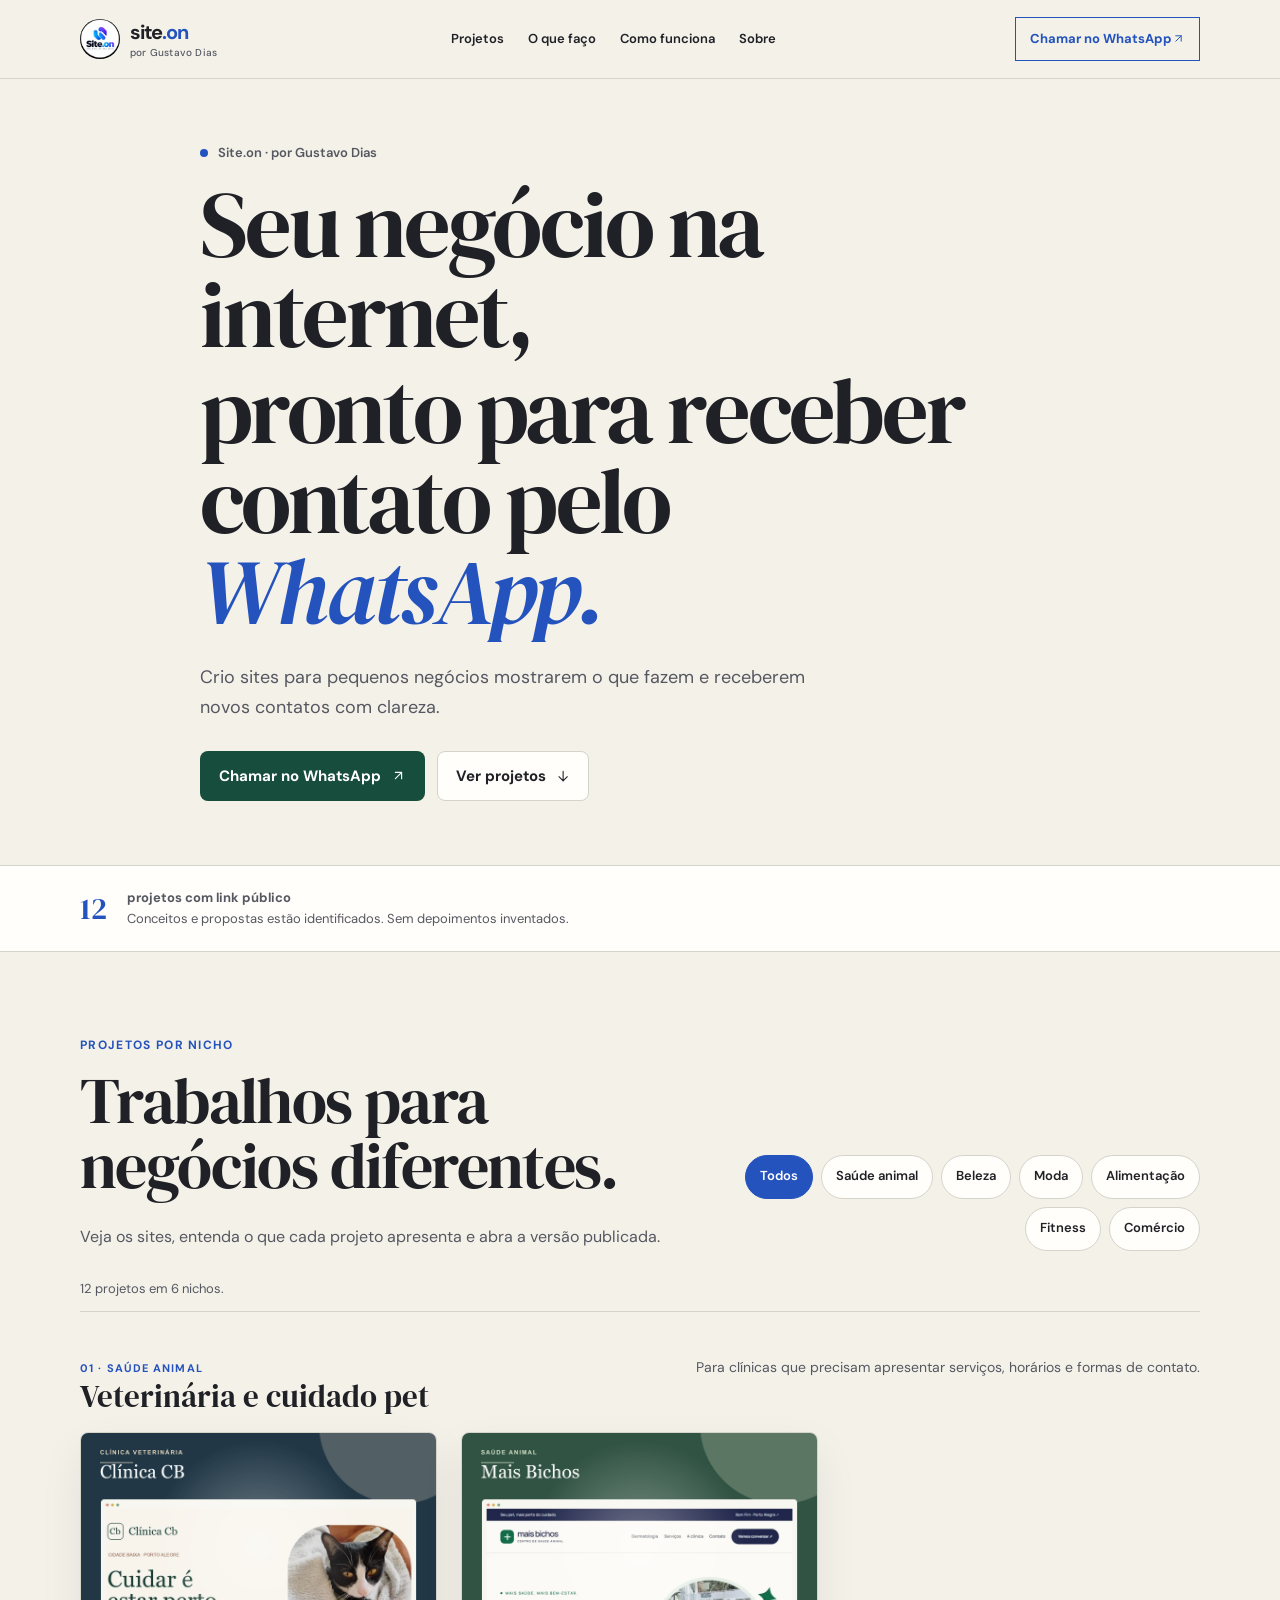
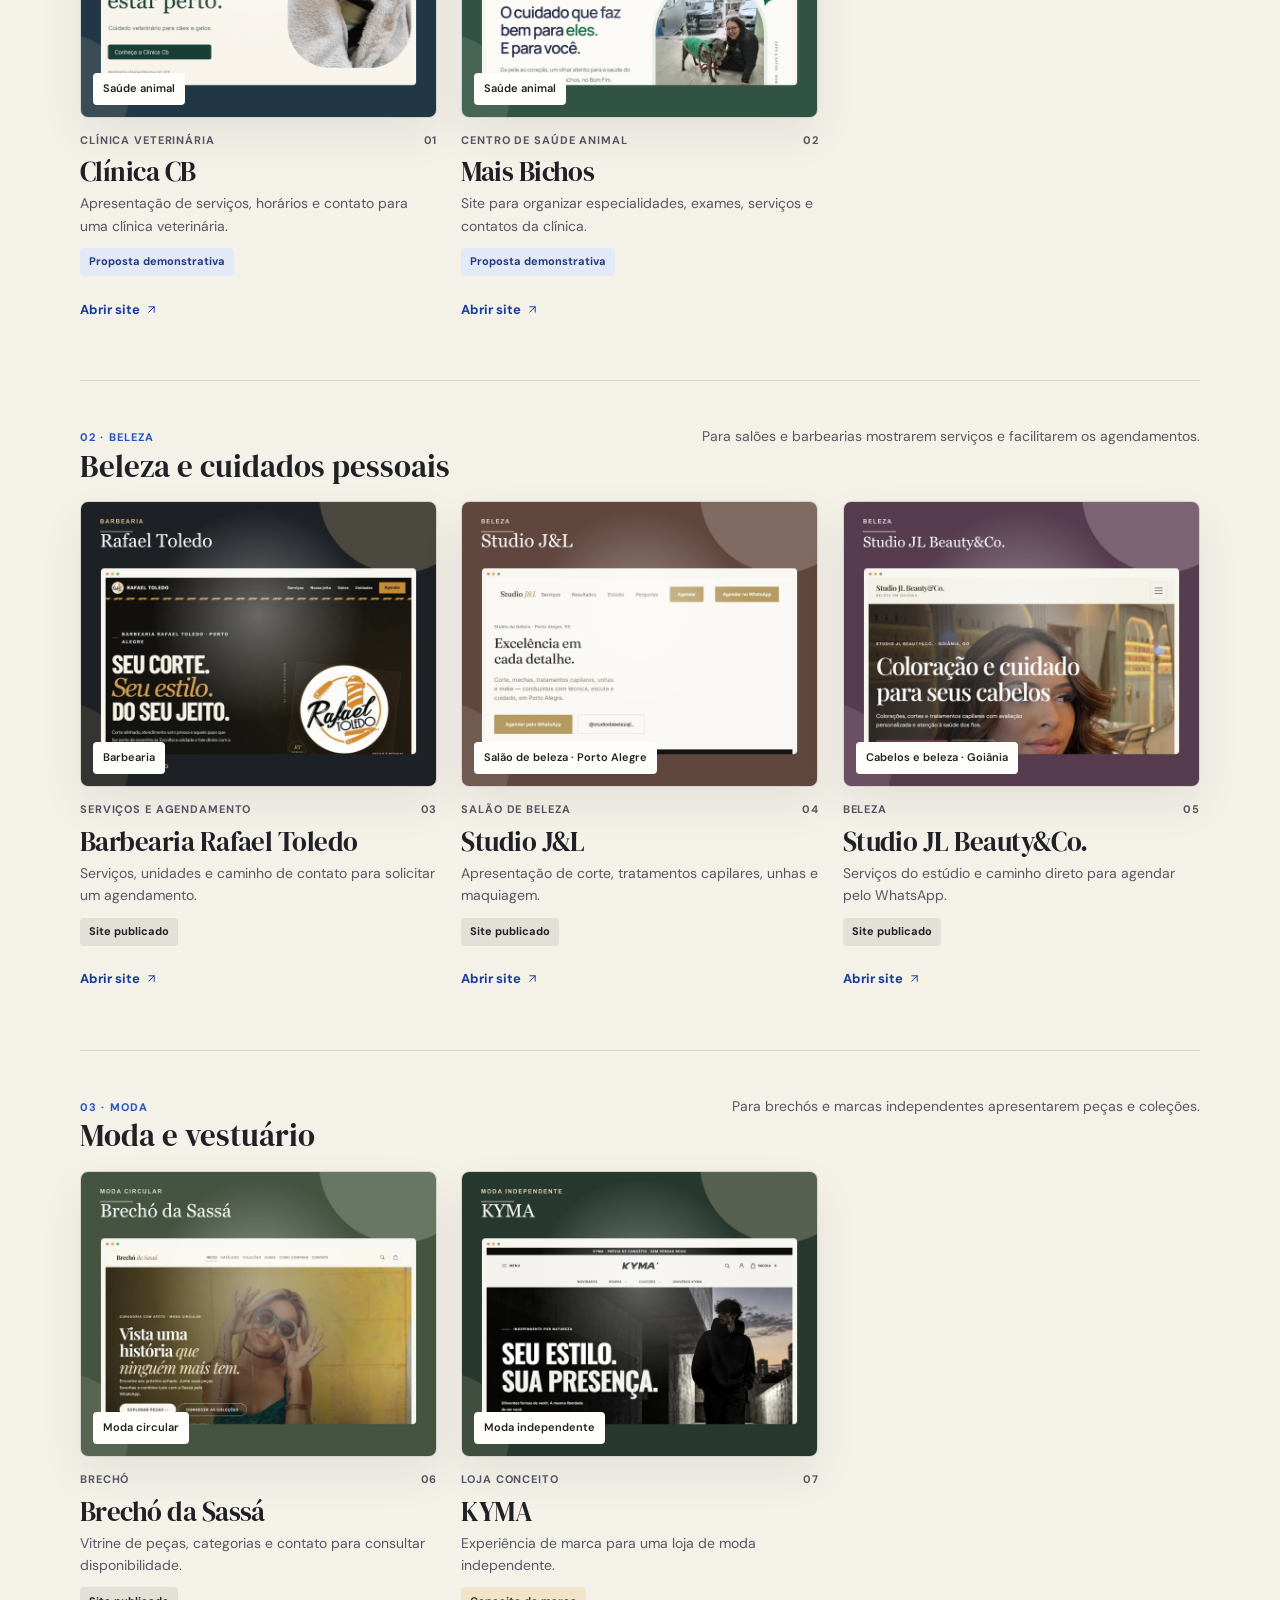
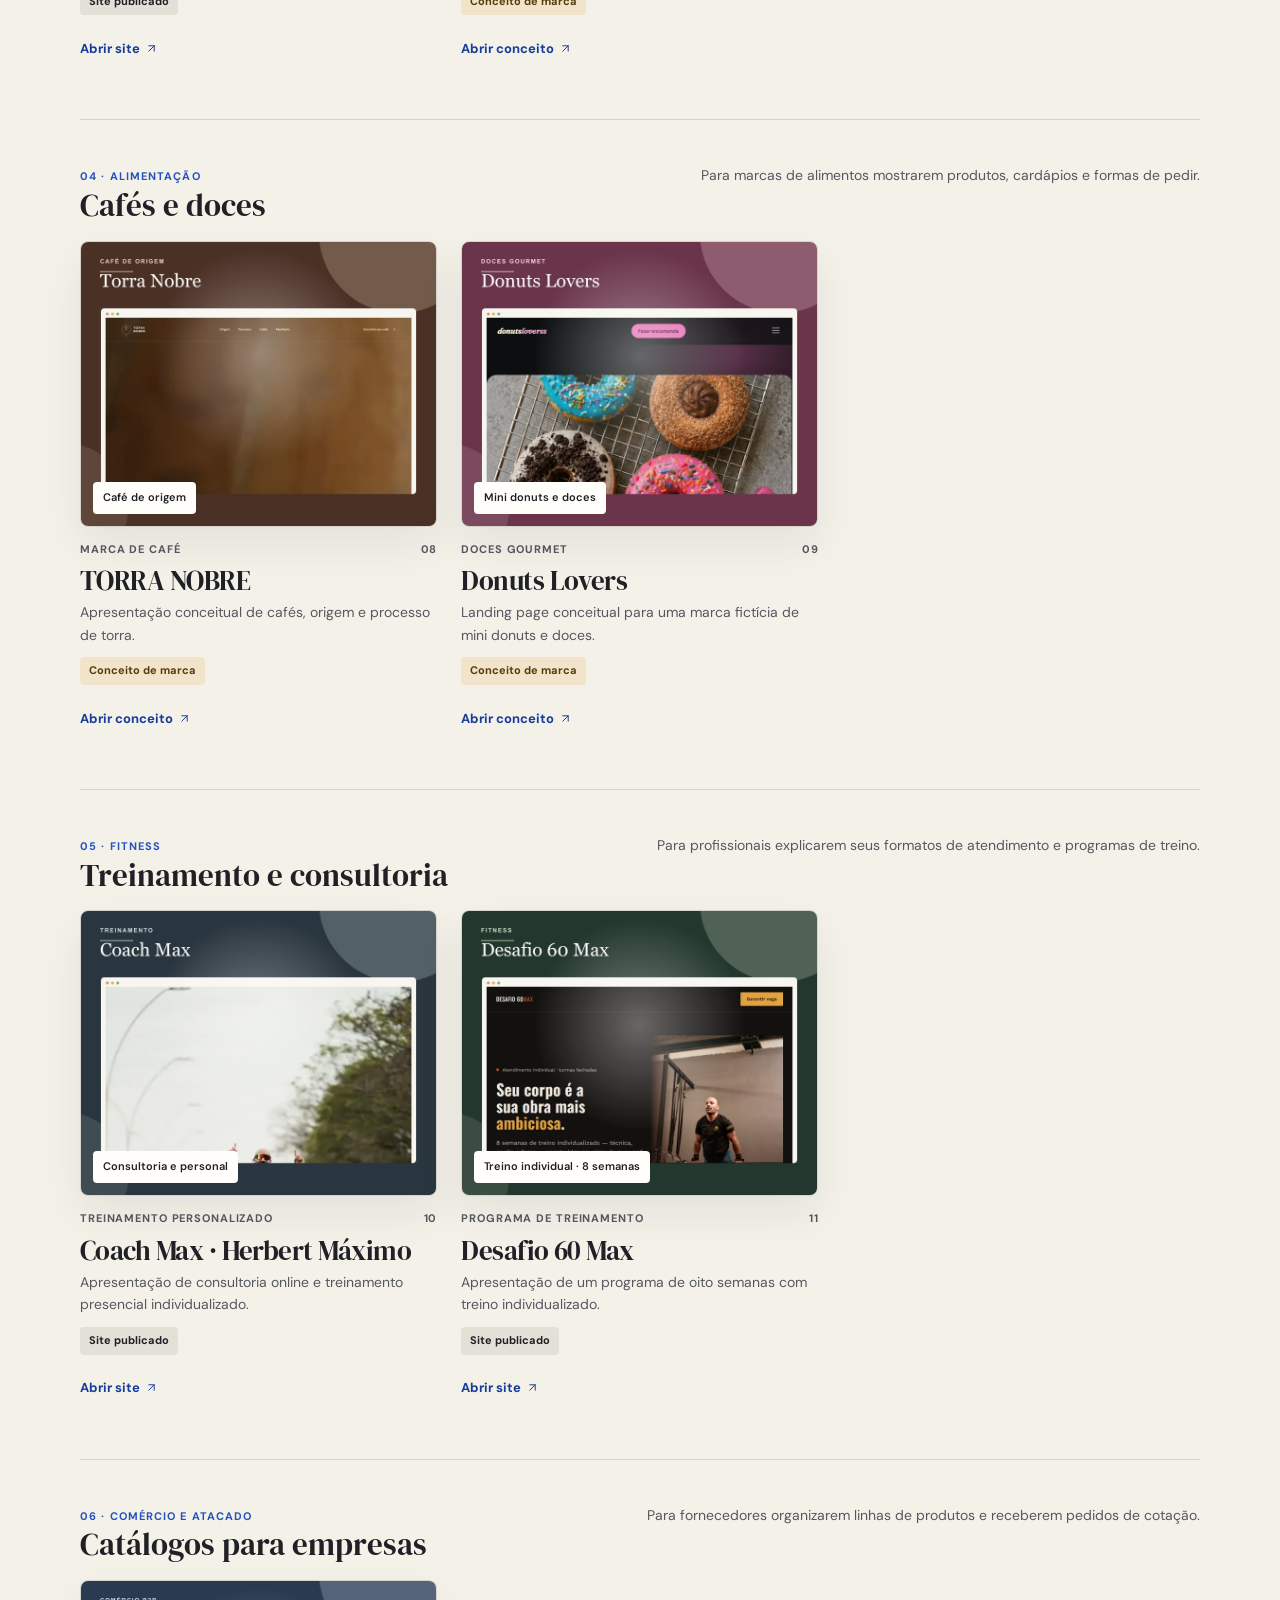
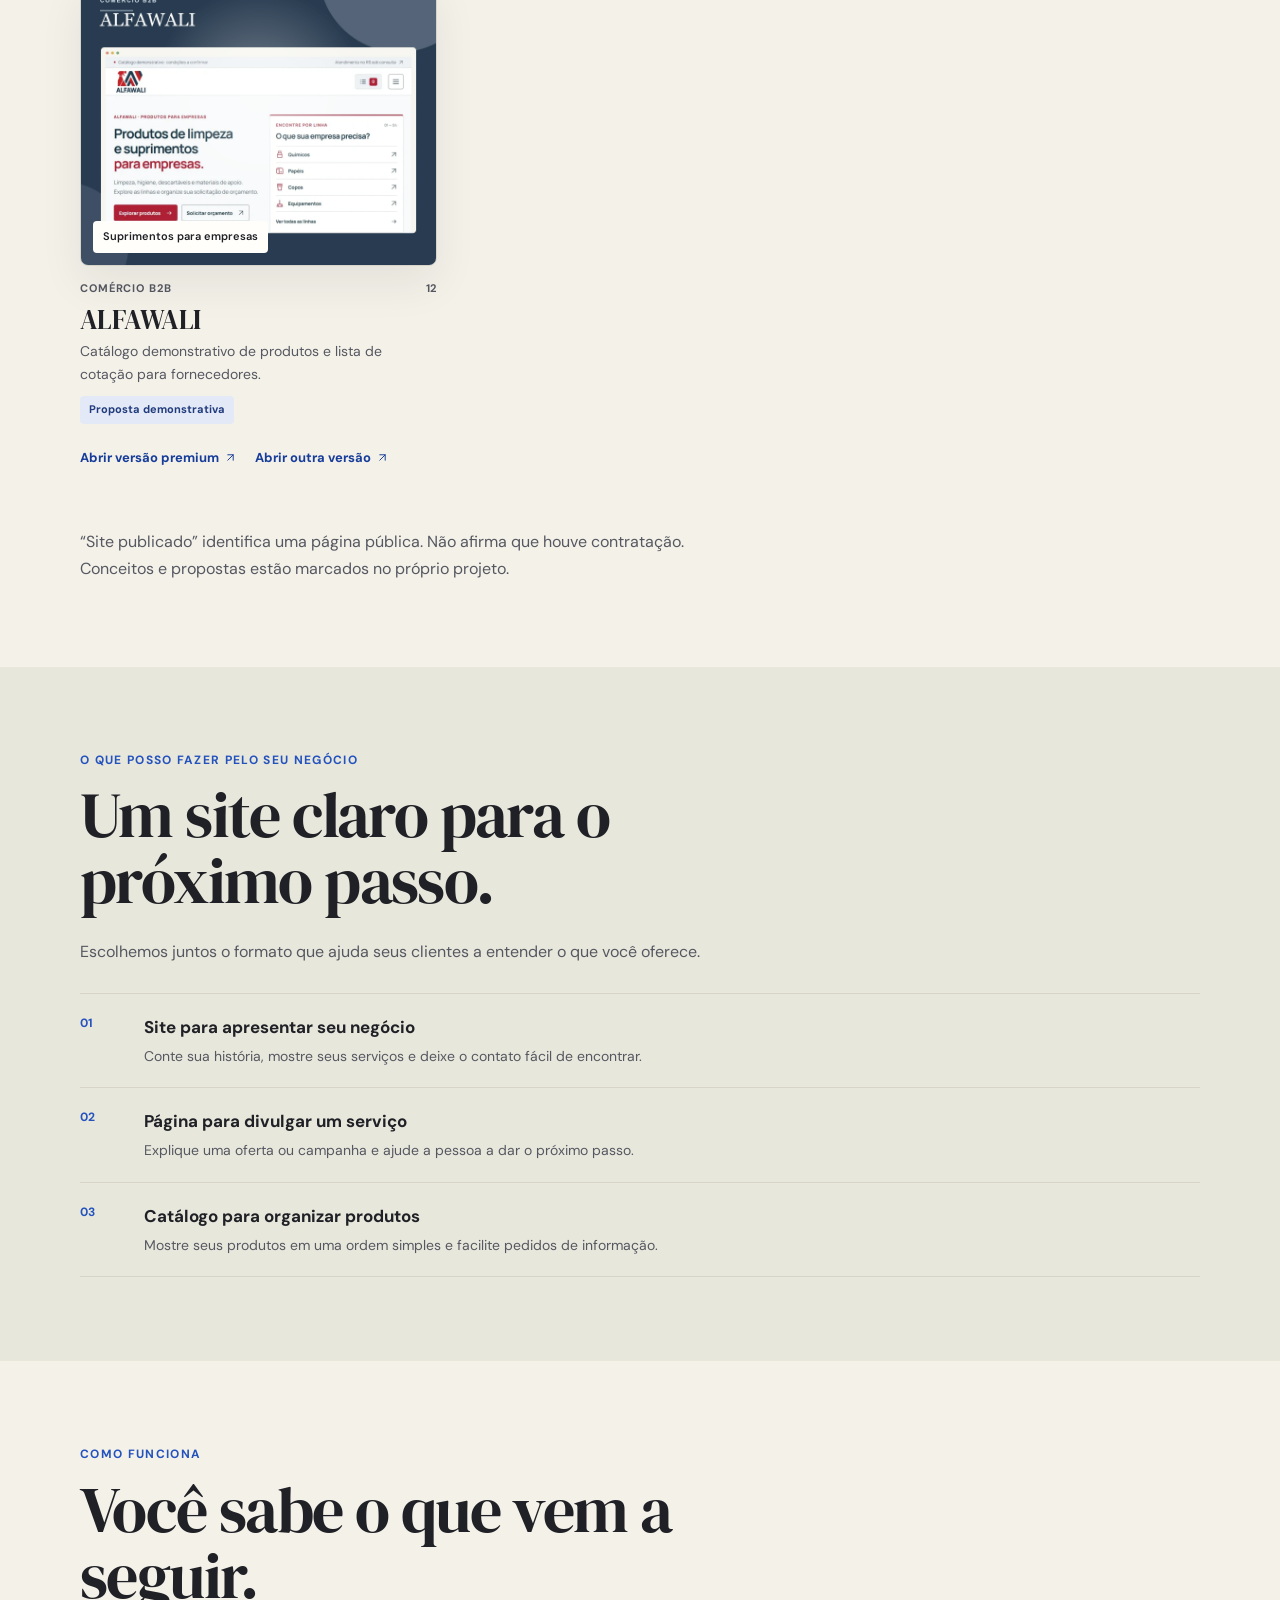
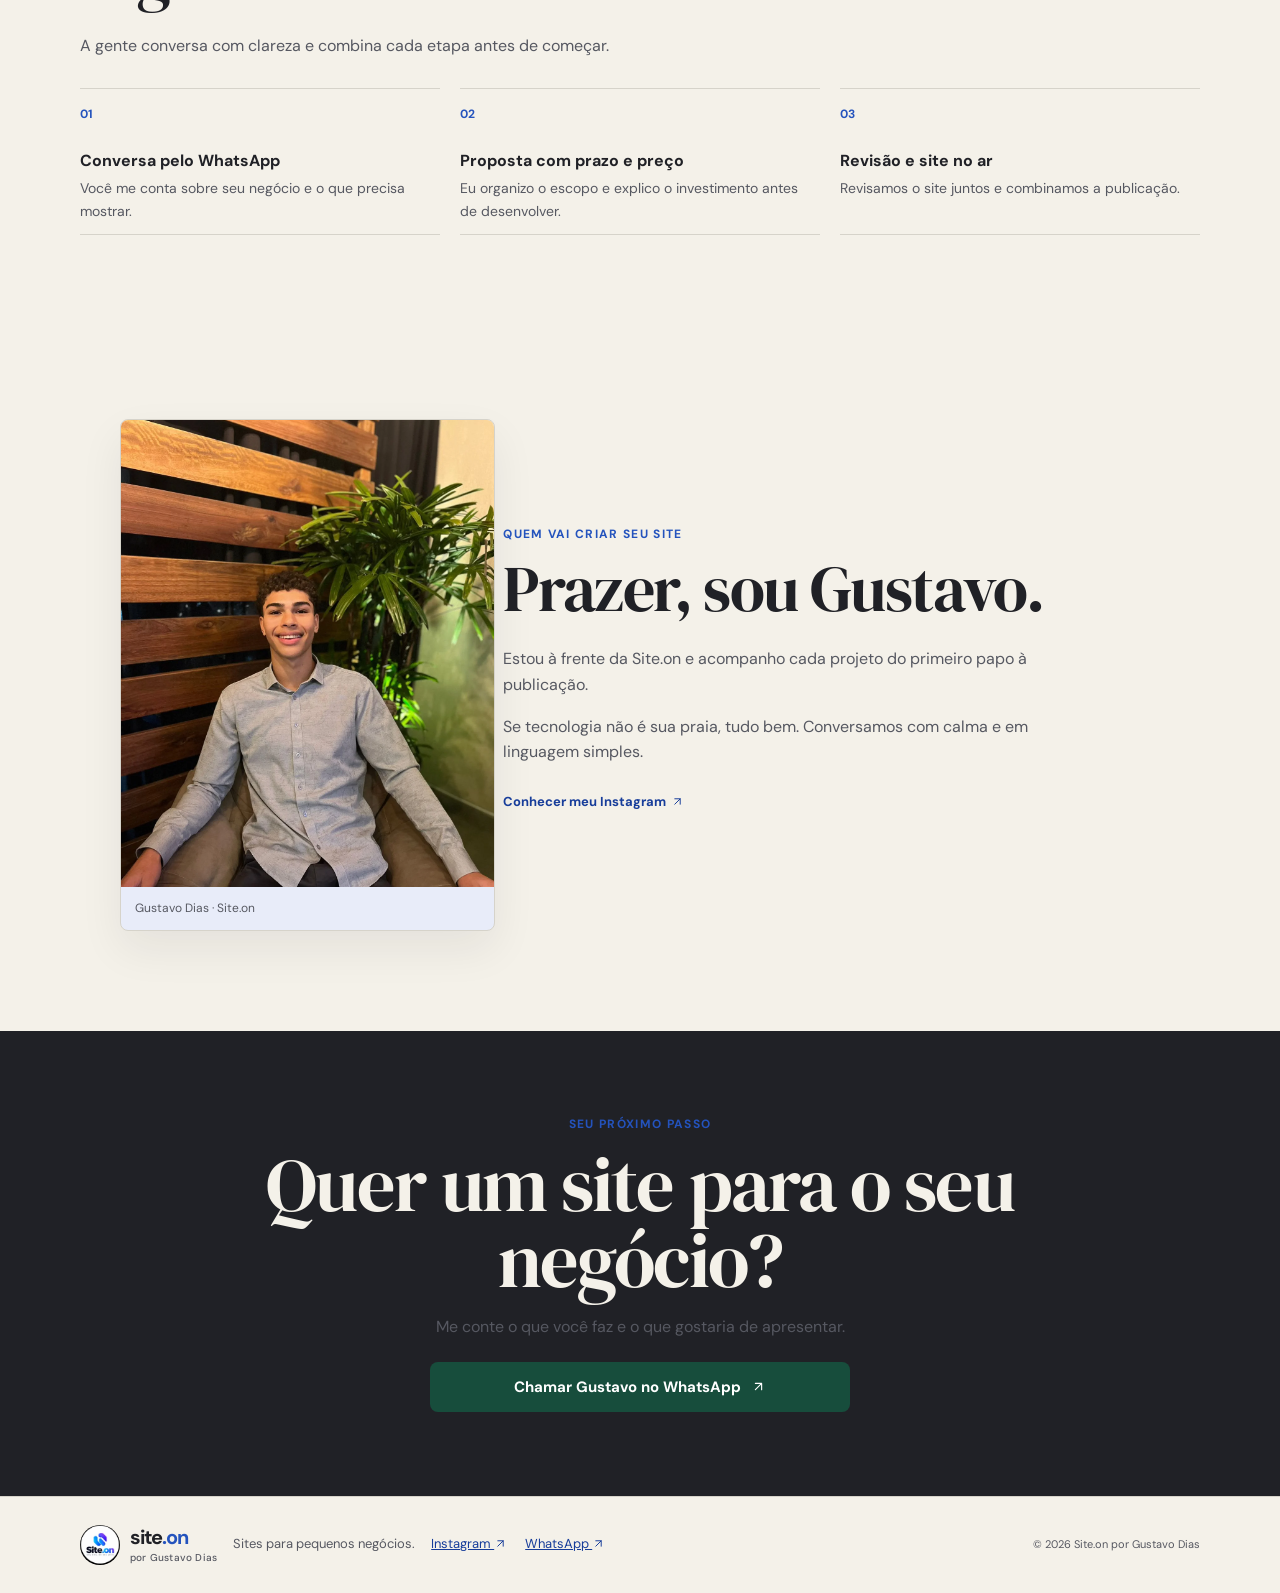
<file: index.html>
<!doctype html>
<html lang="pt-BR">
<head>
  <meta charset="utf-8">
  <meta name="viewport" content="width=device-width, initial-scale=1, viewport-fit=cover">
  <meta name="theme-color" content="#f4f1e9">
  <meta name="description" content="Sites claros para pequenos negócios apresentarem serviços e produtos e receberem contatos pelo WhatsApp. Portfólio Site.on por Gustavo Dias.">
  <meta property="og:title" content="Site.on por Gustavo Dias — sites para pequenos negócios">
  <meta property="og:description" content="Veja projetos com links públicos, conheça os nichos e converse com Gustavo sobre seu site.">
  <meta property="og:type" content="website">
  <meta property="og:image" content="https://gusdias-coder.github.io/site-on-portfolio/img/cover-barbearia.webp">
  <title>Site.on por Gustavo Dias — sites para pequenos negócios</title>
  <link rel="icon" href="img/logo.webp" type="image/webp">
  <link rel="preconnect" href="https://fonts.googleapis.com">
  <link rel="preconnect" href="https://fonts.gstatic.com" crossorigin>
  <link href="https://fonts.googleapis.com/css2?family=DM+Sans:wght@400;500;600;700&family=DM+Serif+Display:ital@0;1&display=swap" rel="stylesheet">
  <style>
    :root{color-scheme:light dark;--paper:#f4f1e9;--surface:#fffefa;--ink:#202126;--muted:#565861;--line:#d6d3ca;--accent:#2453bd;--accent-strong:#173d9a;--accent-button:#2453bd;--soft:#e8ecf9;--olive:#e8e7dc;--green:#174d3c;--green-ink:#fff;--status:#e2e0d7;--serif:"DM Serif Display",Georgia,serif;--sans:"DM Sans",Arial,sans-serif;--s1:8px;--s2:16px;--s3:24px;--s4:32px;--s5:40px;--s6:48px;--s8:64px;--radius:8px;--shadow:0 18px 44px #20212612;--content:1120px}
    @media(prefers-color-scheme:dark){:root{--paper:#17191c;--surface:#222529;--ink:#f2f0eb;--muted:#c2c4ca;--line:#42454b;--accent:#a8bafa;--accent-strong:#c2ceff;--accent-button:#284da8;--soft:#252b3b;--olive:#292b29;--green:#bce7d6;--green-ink:#10281f;--status:#34363b;--shadow:0 18px 44px #0005}}
    *{box-sizing:border-box}html{scroll-behavior:smooth;scroll-padding-top:92px}body{margin:0;background:var(--paper);color:var(--ink);font-family:var(--sans);font-size:16px;line-height:1.6;-webkit-font-smoothing:antialiased}img{display:block;max-width:100%;height:auto}a{color:inherit}button,a{-webkit-tap-highlight-color:transparent}.arrow-icon{display:inline-block;width:1em;height:1em;flex:0 0 auto;vertical-align:-.16em}.arrow-down{width:.95em;height:.95em}button{font:inherit}.skip{position:absolute;z-index:100;top:8px;left:8px;padding:12px 16px;background:var(--surface);transform:translateY(-150%)}.skip:focus{transform:translateY(0)}:focus-visible{outline:3px solid var(--accent);outline-offset:4px}.container{width:min(var(--content),calc(100% - 32px));margin-inline:auto}.eyebrow{margin:0 0 12px;color:var(--accent);font-size:12px;font-weight:700;letter-spacing:.11em;text-transform:uppercase}.section{padding:64px 0}.section-heading{max-width:720px;margin:0 0 24px;font:400 clamp(38px,10vw,64px)/1.03 var(--serif);letter-spacing:-.025em}.section-copy{max-width:620px;margin:0;color:var(--muted);font-size:16px;line-height:1.7}
    .site-header{position:sticky;z-index:30;top:0;border-bottom:1px solid var(--line);background:color-mix(in srgb,var(--paper) 94%,transparent);backdrop-filter:blur(12px)}.nav{min-height:68px;display:flex;align-items:center;justify-content:space-between;gap:16px}.brand{display:inline-flex;align-items:center;gap:10px;text-decoration:none;font-weight:700;line-height:1.1}.brand img{width:40px;height:40px;border-radius:50%;object-fit:cover}.brand-name{font-size:20px;letter-spacing:-.06em}.brand-name b{color:var(--accent)}.brand small{display:block;margin-top:4px;color:var(--muted);font-size:10px;font-weight:500;letter-spacing:.02em}.nav-links{display:none;align-items:center;gap:24px}.nav-links a{font-size:13px;font-weight:600;text-decoration:none}.nav-links a:hover{color:var(--accent)}.nav-cta{min-height:44px;display:inline-flex;align-items:center;justify-content:center;padding:0 14px;border:1px solid var(--accent);color:var(--accent);font-size:13px;font-weight:700;text-decoration:none;white-space:nowrap}
    .hero{min-height:78svh;display:flex;align-items:center;padding:48px 0 36px;border-bottom:1px solid var(--line)}.hero-content{max-width:880px}.hero-kicker{display:flex;align-items:center;gap:10px;margin:0 0 16px;color:var(--muted);font-size:13px;font-weight:600}.hero-kicker:before{content:"";width:8px;height:8px;border-radius:50%;background:var(--accent)}.hero-title{max-width:900px;margin:0;font:400 clamp(46px,11vw,92px)/.98 var(--serif);letter-spacing:-.035em}.title-line{display:block;overflow:hidden;padding:0 0 .06em}.title-line span{display:block;animation:title-rise .75s cubic-bezier(.2,.7,.2,1) both}.title-line:nth-child(2) span{animation-delay:.12s}.hero-title em{color:var(--accent);font-weight:400}.hero-copy{max-width:610px;margin:20px 0 0;color:var(--muted);font-size:16px;line-height:1.7}.hero-actions{display:flex;flex-direction:column;gap:12px;margin-top:24px}.button{min-height:48px;display:inline-flex;align-items:center;justify-content:center;gap:10px;padding:12px 18px;border:1px solid transparent;border-radius:var(--radius);font-size:15px;font-weight:700;text-align:center;text-decoration:none;transition:transform .18s ease,background-color .18s ease,color .18s ease,box-shadow .18s ease}.button:active{transform:scale(.97)}.button-primary{background:var(--green);color:var(--green-ink)}.button-primary:hover{box-shadow:0 8px 22px color-mix(in srgb,var(--green) 24%,transparent)}.button-secondary{border-color:var(--line);background:var(--surface);color:var(--ink)}.button-secondary:hover{border-color:var(--accent);color:var(--accent)}.proof{padding:22px 0;background:var(--surface);border-bottom:1px solid var(--line)}.proof-inner{display:flex;flex-wrap:wrap;align-items:center;gap:8px 16px}.proof-number{font:400 30px/1 var(--serif);color:var(--accent)}.proof-text{max-width:450px;margin:0;color:var(--muted);font-size:13px}
    .niches{padding-top:68px}.niches-intro{display:flex;flex-direction:column;gap:18px;margin-bottom:28px}.filters{display:flex;gap:8px;overflow-x:auto;padding:2px 2px 10px;scrollbar-width:thin}.filter-button{min-height:44px;flex:0 0 auto;padding:0 14px;border:1px solid var(--line);border-radius:999px;background:var(--surface);color:var(--ink);font-size:13px;font-weight:600;cursor:pointer}.filter-button[aria-pressed=true]{border-color:var(--accent);background:var(--accent-button);color:#fff}.niche-section{padding:34px 0 38px;border-top:1px solid var(--line);scroll-margin-top:84px}.niche-section[hidden]{display:none}.niche-heading{display:flex;flex-direction:column;gap:4px;margin-bottom:18px}.niche-heading h3{margin:0;font:400 31px/1.12 var(--serif)}.niche-heading p{max-width:650px;margin:0;color:var(--muted);font-size:14px}.niche-count{color:var(--accent);font-size:11px;font-weight:700;letter-spacing:.1em;text-transform:uppercase}.project-grid{display:grid;grid-template-columns:1fr;gap:24px}.project-card{min-width:0;opacity:1;transform:none;transition:opacity .48s ease,transform .48s ease}.js .project-card{opacity:0;transform:translateY(18px)}.js .project-card.is-visible{opacity:1;transform:translateY(0)}.project-cover{--rx:0deg;--ry:0deg;--px:50%;--py:40%;position:relative;display:block;overflow:hidden;aspect-ratio:1.25;border:1px solid var(--line);border-radius:var(--radius);background:var(--soft);transform:perspective(1000px) rotateX(var(--rx)) rotateY(var(--ry));transform-style:preserve-3d;transition:transform .2s ease,box-shadow .2s ease;box-shadow:var(--shadow);touch-action:pan-y}.project-cover img{width:100%;height:100%;object-fit:cover;object-position:top center;transition:transform .45s ease}.project-cover:after{content:"";position:absolute;inset:0;pointer-events:none;background:radial-gradient(circle at var(--px) var(--py),#ffffff80,transparent 43%);mix-blend-mode:screen;opacity:.72;transition:opacity .2s}.project-cover:hover,.project-cover:focus-visible{box-shadow:0 24px 48px #20212628,0 0 0 1px color-mix(in srgb,var(--accent) 40%,transparent)}.project-cover:hover img{transform:scale(1.025)}.project-cover:hover:after{opacity:1}.image-tag{position:absolute;z-index:1;left:12px;bottom:12px;max-width:calc(100% - 24px);padding:7px 10px;border-radius:4px;background:var(--surface);color:var(--ink);font-size:11px;font-weight:600}.project-meta{display:flex;align-items:center;justify-content:space-between;gap:12px;margin-top:14px;color:var(--muted);font-size:11px;font-weight:700;letter-spacing:.08em;text-transform:uppercase}.project-card h4{margin:7px 0 5px;font:400 27px/1.15 var(--serif);letter-spacing:-.02em}.project-card>p{margin:0;color:var(--muted);font-size:14px;line-height:1.6}.status{display:inline-flex;align-items:center;min-height:28px;margin-top:11px;padding:4px 9px;border-radius:4px;background:var(--status);color:var(--ink);font-size:11px;font-weight:700}.status-concept{background:#f1e4cb;color:#583b0b}.status-demo{background:#e4e9f7;color:#203c7d}.project-actions{display:flex;flex-wrap:wrap;gap:12px 18px;margin-top:12px}.project-link{min-height:44px;display:inline-flex;align-items:center;gap:5px;color:var(--accent-strong);font-size:13px;font-weight:700;text-decoration:underline;text-underline-offset:4px;text-decoration-color:transparent;transition:text-decoration-color .2s}.project-link:hover,.project-link:focus-visible{text-decoration-color:currentColor}.filter-status{min-height:24px;margin:0 0 8px;color:var(--muted);font-size:13px}
    .services{background:var(--olive)}.service-list{margin-top:28px;border-top:1px solid var(--line)}.service-item{display:grid;grid-template-columns:38px 1fr;gap:12px;padding:18px 0;border-bottom:1px solid var(--line)}.service-number{color:var(--accent);font-size:12px;font-weight:700}.service-item h3{position:relative;width:fit-content;margin:0 0 4px;font-size:17px}.service-item h3:after{content:"";position:absolute;right:0;bottom:-2px;left:0;height:1px;background:var(--accent);transform:scaleX(0);transform-origin:left;transition:transform .25s}.service-item:hover h3:after,.service-item:focus-within h3:after{transform:scaleX(1)}.service-item p{max-width:620px;margin:0;color:var(--muted);font-size:14px}.steps{display:grid;grid-template-columns:1fr;gap:0;margin:28px 0 0;padding:0;list-style:none}.steps li{display:grid;grid-template-columns:42px 1fr;gap:12px;padding:18px 0;border-top:1px solid var(--line)}.steps li:last-child{border-bottom:1px solid var(--line)}.step-number{color:var(--accent);font-size:12px;font-weight:700}.steps h3{margin:0 0 4px;font-size:16px}.steps p{margin:0;color:var(--muted);font-size:14px}.about{display:grid;grid-template-columns:1fr;gap:28px;align-items:center}.about-photo{max-width:380px;overflow:hidden;border:1px solid var(--line);border-radius:var(--radius);background:var(--soft);box-shadow:var(--shadow)}.about-photo img{width:100%;aspect-ratio:4/5;object-fit:cover;object-position:center 48%}.about-photo figcaption{padding:12px 14px;color:var(--muted);font-size:12px}.about-copy p:not(.eyebrow){max-width:600px;color:var(--muted)}.contact{padding:64px 0;background:var(--ink);color:var(--paper);text-align:center}.contact .eyebrow{color:var(--accent)}.contact h2{max-width:760px;margin:0 auto;font:400 clamp(42px,10vw,76px)/1 var(--serif);letter-spacing:-.025em}.contact p:not(.eyebrow){max-width:500px;margin:16px auto 22px;color:var(--muted)}.contact .button{width:100%;max-width:420px}.site-footer{padding:28px 0 calc(86px + env(safe-area-inset-bottom));border-top:1px solid var(--line)}.footer-row{display:flex;flex-direction:column;gap:16px}.footer-row p{margin:0;color:var(--muted);font-size:13px}.footer-links{display:flex;gap:18px}.footer-links a{color:var(--accent-strong);font-size:13px}.footer-credit{color:var(--muted);font-size:11px}.mobile-bar{position:fixed;z-index:40;right:0;bottom:0;left:0;display:block;padding:10px 16px calc(10px + env(safe-area-inset-bottom));border-top:1px solid var(--line);background:color-mix(in srgb,var(--paper) 96%,transparent);backdrop-filter:blur(14px)}.mobile-bar .button{width:100%;max-width:600px;margin-inline:auto}.cursor-halo{position:fixed;z-index:50;top:0;left:0;width:22px;height:22px;border:1px solid var(--accent);border-radius:50%;pointer-events:none;opacity:0;transform:translate(-50%,-50%);transition:width .18s,height .18s,opacity .18s;display:none}.cursor-halo.is-visible{opacity:.62}
    @keyframes title-rise{from{transform:translateY(110%);opacity:0}to{transform:translateY(0);opacity:1}}@keyframes mobile-card-tilt{0%,100%{transform:perspective(1000px) rotateX(1deg) rotateY(-1deg)}50%{transform:perspective(1000px) rotateX(-1deg) rotateY(1deg)}}
    @media(min-width:640px){.container{width:min(var(--content),calc(100% - 64px))}.section{padding:84px 0}.hero{padding:64px 0}.hero-copy{font-size:18px}.hero-actions{flex-direction:row;align-items:center}.hero-actions .button{width:auto}.proof-inner{gap:20px}.niches-intro{align-items:end;flex-direction:row;justify-content:space-between}.filters{max-width:52%;flex-wrap:wrap;justify-content:flex-end;overflow:visible;padding:0}.project-grid{grid-template-columns:repeat(2,minmax(0,1fr));gap:32px 24px}.niche-heading{flex-direction:row;align-items:baseline;justify-content:space-between}.niche-heading p{margin-left:auto}.service-item{grid-template-columns:48px 1fr;gap:16px;padding:20px 0}.steps{grid-template-columns:repeat(3,1fr);gap:20px}.steps li{grid-template-columns:1fr;align-content:start;padding:16px 14px 12px 0;border-bottom:1px solid var(--line)}.steps li:last-child{border-bottom:1px solid var(--line)}.steps h3{margin-top:12px}.about{grid-template-columns:minmax(220px,.7fr) 1.3fr;gap:48px}.about-photo{width:100%}.footer-row{align-items:center;flex-direction:row;flex-wrap:wrap;justify-content:space-between}.footer-credit{margin-left:auto}.mobile-bar{display:none}.site-footer{padding-bottom:28px}}
    @media(min-width:920px){.nav{min-height:78px}.nav-links{display:flex}.nav-cta{margin-left:6px}.hero{min-height:82svh}.hero-actions{margin-top:28px}.niches{padding-top:84px}.project-grid{grid-template-columns:repeat(3,minmax(0,1fr));gap:34px 24px}.niche-section{padding:42px 0 48px}.contact{padding:84px 0}.cursor-halo{display:block}.project-cover{transition:transform .16s ease,box-shadow .2s ease}}
    @media(hover:hover) and (pointer:fine){.project-cover{animation:none!important}}
    @media(hover:none) and (pointer:coarse){.project-cover{--rx:var(--auto-rx,0deg);--ry:var(--auto-ry,0deg);animation:mobile-card-tilt 7s ease-in-out infinite}.project-cover.is-touching{animation:none}.project-cover:after{opacity:.52}}
    @media(prefers-reduced-motion:reduce){*,*::before,*::after{scroll-behavior:auto!important;animation-duration:.01ms!important;animation-iteration-count:1!important;transition-duration:.01ms!important}.project-card,.js .project-card{opacity:1;transform:none}.project-cover{animation:none!important;transform:none!important}.project-cover:after{opacity:0}}
  </style>
</head>
<body>
  <a class="skip" href="#conteudo">Pular para o conteúdo</a>
  <header class="site-header"><div class="container nav">
    <a class="brand" href="#inicio" aria-label="Site.on por Gustavo Dias, início"><img src="img/logo.webp" alt="" width="40" height="40"><span><span class="brand-name">site<b>.on</b></span><small>por Gustavo Dias</small></span></a>
    <nav class="nav-links" aria-label="Navegação principal"><a href="#projetos">Projetos</a><a href="#servicos">O que faço</a><a href="#como-funciona">Como funciona</a><a href="#sobre">Sobre</a></nav>
    <a class="nav-cta" href="https://wa.me/5551995118200?text=Oi%21%20Vi%20seu%20portf%C3%B3lio%20e%20gostaria%20de%20um%20site%20para%20o%20meu%20neg%C3%B3cio." target="_blank" rel="noopener">Chamar no WhatsApp <span aria-hidden="true"><svg class="arrow-icon" viewBox="0 0 24 24" fill="none" stroke="currentColor" stroke-width="1.8" stroke-linecap="round" stroke-linejoin="round" aria-hidden="true" focusable="false"><path d="M7 17 17 7M7 7h10v10"/></svg></span></a>
  </div></header>
  <main id="conteudo">
    <section class="hero" id="inicio"><div class="container hero-content">
      <p class="hero-kicker">Site.on · por Gustavo Dias</p>
      <h1 class="hero-title"><span class="title-line"><span>Seu negócio na internet,</span></span><span class="title-line"><span>pronto para receber contato pelo <em>WhatsApp.</em></span></span></h1>
      <p class="hero-copy">Crio sites para pequenos negócios mostrarem o que fazem e receberem novos contatos com clareza.</p>
      <div class="hero-actions"><a class="button button-primary" href="https://wa.me/5551995118200?text=Oi%21%20Vi%20seu%20portf%C3%B3lio%20e%20gostaria%20de%20um%20site%20para%20o%20meu%20neg%C3%B3cio." target="_blank" rel="noopener">Chamar no WhatsApp <span aria-hidden="true"><svg class="arrow-icon" viewBox="0 0 24 24" fill="none" stroke="currentColor" stroke-width="1.8" stroke-linecap="round" stroke-linejoin="round" aria-hidden="true" focusable="false"><path d="M7 17 17 7M7 7h10v10"/></svg></span></a><a class="button button-secondary" href="#projetos">Ver projetos <span aria-hidden="true"><svg class="arrow-icon arrow-down" viewBox="0 0 24 24" fill="none" stroke="currentColor" stroke-width="1.8" stroke-linecap="round" stroke-linejoin="round" aria-hidden="true" focusable="false"><path d="M12 4v16m-7-7 7 7 7-7"/></svg></span></a></div>
    </div></section>
    <section class="proof" aria-label="Informações do portfólio"><div class="container proof-inner"><strong class="proof-number">12</strong><p class="proof-text"><strong>projetos com link público</strong><br>Conceitos e propostas estão identificados. Sem depoimentos inventados.</p></div></section>
    <section class="section niches" id="projetos"><div class="container">
      <div class="niches-intro"><div><p class="eyebrow">Projetos por nicho</p><h2 class="section-heading">Trabalhos para negócios diferentes.</h2><p class="section-copy">Veja os sites, entenda o que cada projeto apresenta e abra a versão publicada.</p></div>
        <div class="filters" role="group" aria-label="Filtrar projetos por nicho"><button class="filter-button" type="button" data-filter="all" aria-pressed="true">Todos</button><button class="filter-button" type="button" data-filter="animais" aria-pressed="false">Saúde animal</button><button class="filter-button" type="button" data-filter="beleza" aria-pressed="false">Beleza</button><button class="filter-button" type="button" data-filter="moda" aria-pressed="false">Moda</button><button class="filter-button" type="button" data-filter="alimentacao" aria-pressed="false">Alimentação</button><button class="filter-button" type="button" data-filter="fitness" aria-pressed="false">Fitness</button><button class="filter-button" type="button" data-filter="comercio" aria-pressed="false">Comércio</button></div>
      </div>
      <p class="filter-status" id="filter-status" aria-live="polite">12 projetos em 6 nichos.</p>
      <section class="niche-section" data-niche-section="animais" aria-labelledby="niche-animais"><div class="niche-heading"><div><span class="niche-count">01 · Saúde animal</span><h3 id="niche-animais">Veterinária e cuidado pet</h3></div><p>Para clínicas que precisam apresentar serviços, horários e formas de contato.</p></div><div class="project-grid">
        <article class="project-card" data-project-card><a class="project-cover" href="https://gusdias-coder.github.io/clinica-cb/" target="_blank" rel="noopener" aria-label="Abrir proposta demonstrativa da Clínica CB"><img src="img/cover-clinica-cb.webp" alt="Capa do projeto Clínica CB" width="900" height="700" loading="lazy"><span class="image-tag">Saúde animal</span></a><div class="project-meta"><span>Clínica veterinária</span><span>01</span></div><h4>Clínica CB</h4><p>Apresentação de serviços, horários e contato para uma clínica veterinária.</p><span class="status status-demo">Proposta demonstrativa</span><div class="project-actions"><a class="project-link" href="https://gusdias-coder.github.io/clinica-cb/" target="_blank" rel="noopener">Abrir site <span aria-hidden="true"><svg class="arrow-icon" viewBox="0 0 24 24" fill="none" stroke="currentColor" stroke-width="1.8" stroke-linecap="round" stroke-linejoin="round" aria-hidden="true" focusable="false"><path d="M7 17 17 7M7 7h10v10"/></svg></span></a></div></article>
        <article class="project-card" data-project-card><a class="project-cover" href="https://gusdias-coder.github.io/mais-bichos/" target="_blank" rel="noopener" aria-label="Abrir proposta demonstrativa Mais Bichos"><img src="img/cover-mais-bichos.webp" alt="Capa do projeto Mais Bichos" width="900" height="700" loading="lazy"><span class="image-tag">Saúde animal</span></a><div class="project-meta"><span>Centro de saúde animal</span><span>02</span></div><h4>Mais Bichos</h4><p>Site para organizar especialidades, exames, serviços e contatos da clínica.</p><span class="status status-demo">Proposta demonstrativa</span><div class="project-actions"><a class="project-link" href="https://gusdias-coder.github.io/mais-bichos/" target="_blank" rel="noopener">Abrir site <span aria-hidden="true"><svg class="arrow-icon" viewBox="0 0 24 24" fill="none" stroke="currentColor" stroke-width="1.8" stroke-linecap="round" stroke-linejoin="round" aria-hidden="true" focusable="false"><path d="M7 17 17 7M7 7h10v10"/></svg></span></a></div></article>
      </div></section>
      <section class="niche-section" data-niche-section="beleza" aria-labelledby="niche-beleza"><div class="niche-heading"><div><span class="niche-count">02 · Beleza</span><h3 id="niche-beleza">Beleza e cuidados pessoais</h3></div><p>Para salões e barbearias mostrarem serviços e facilitarem os agendamentos.</p></div><div class="project-grid">
        <article class="project-card" data-project-card><a class="project-cover" href="https://gusdias-coder.github.io/barbearia-rafael-toledo/" target="_blank" rel="noopener" aria-label="Abrir site da Barbearia Rafael Toledo"><img src="img/cover-barbearia.webp" alt="Capa do projeto Barbearia Rafael Toledo" width="900" height="700" loading="lazy"><span class="image-tag">Barbearia</span></a><div class="project-meta"><span>Serviços e agendamento</span><span>03</span></div><h4>Barbearia Rafael Toledo</h4><p>Serviços, unidades e caminho de contato para solicitar um agendamento.</p><span class="status">Site publicado</span><div class="project-actions"><a class="project-link" href="https://gusdias-coder.github.io/barbearia-rafael-toledo/" target="_blank" rel="noopener">Abrir site <span aria-hidden="true"><svg class="arrow-icon" viewBox="0 0 24 24" fill="none" stroke="currentColor" stroke-width="1.8" stroke-linecap="round" stroke-linejoin="round" aria-hidden="true" focusable="false"><path d="M7 17 17 7M7 7h10v10"/></svg></span></a></div></article>
        <article class="project-card" data-project-card><a class="project-cover" href="https://gusdias-coder.github.io/Studio-J-L/" target="_blank" rel="noopener" aria-label="Abrir site do Studio J&L em Porto Alegre"><img src="img/cover-studio-jl-salao.webp" alt="Capa do projeto Studio J e L" width="900" height="700" loading="lazy"><span class="image-tag">Salão de beleza · Porto Alegre</span></a><div class="project-meta"><span>Salão de beleza</span><span>04</span></div><h4>Studio J&amp;L</h4><p>Apresentação de corte, tratamentos capilares, unhas e maquiagem.</p><span class="status">Site publicado</span><div class="project-actions"><a class="project-link" href="https://gusdias-coder.github.io/Studio-J-L/" target="_blank" rel="noopener">Abrir site <span aria-hidden="true"><svg class="arrow-icon" viewBox="0 0 24 24" fill="none" stroke="currentColor" stroke-width="1.8" stroke-linecap="round" stroke-linejoin="round" aria-hidden="true" focusable="false"><path d="M7 17 17 7M7 7h10v10"/></svg></span></a></div></article>
        <article class="project-card" data-project-card><a class="project-cover" href="https://gusdias-coder.github.io/studio-jl-beautyco/" target="_blank" rel="noopener" aria-label="Abrir site Studio JL Beauty&Co."><img src="img/cover-studio-jl-beauty.webp" alt="Capa do projeto Studio JL Beauty e Co." width="900" height="700" loading="lazy"><span class="image-tag">Cabelos e beleza · Goiânia</span></a><div class="project-meta"><span>Beleza</span><span>05</span></div><h4>Studio JL Beauty&amp;Co.</h4><p>Serviços do estúdio e caminho direto para agendar pelo WhatsApp.</p><span class="status">Site publicado</span><div class="project-actions"><a class="project-link" href="https://gusdias-coder.github.io/studio-jl-beautyco/" target="_blank" rel="noopener">Abrir site <span aria-hidden="true"><svg class="arrow-icon" viewBox="0 0 24 24" fill="none" stroke="currentColor" stroke-width="1.8" stroke-linecap="round" stroke-linejoin="round" aria-hidden="true" focusable="false"><path d="M7 17 17 7M7 7h10v10"/></svg></span></a></div></article>
      </div></section>
      <section class="niche-section" data-niche-section="moda" aria-labelledby="niche-moda"><div class="niche-heading"><div><span class="niche-count">03 · Moda</span><h3 id="niche-moda">Moda e vestuário</h3></div><p>Para brechós e marcas independentes apresentarem peças e coleções.</p></div><div class="project-grid">
        <article class="project-card" data-project-card><a class="project-cover" href="https://gusdias-coder.github.io/brech-da-sassa/" target="_blank" rel="noopener" aria-label="Abrir site do Brechó da Sassá"><img src="img/cover-brecho.webp" alt="Capa do projeto Brechó da Sassá" width="900" height="700" loading="lazy"><span class="image-tag">Moda circular</span></a><div class="project-meta"><span>Brechó</span><span>06</span></div><h4>Brechó da Sassá</h4><p>Vitrine de peças, categorias e contato para consultar disponibilidade.</p><span class="status">Site publicado</span><div class="project-actions"><a class="project-link" href="https://gusdias-coder.github.io/brech-da-sassa/" target="_blank" rel="noopener">Abrir site <span aria-hidden="true"><svg class="arrow-icon" viewBox="0 0 24 24" fill="none" stroke="currentColor" stroke-width="1.8" stroke-linecap="round" stroke-linejoin="round" aria-hidden="true" focusable="false"><path d="M7 17 17 7M7 7h10v10"/></svg></span></a></div></article>
        <article class="project-card" data-project-card><a class="project-cover" href="https://gusdias-coder.github.io/kyma/" target="_blank" rel="noopener" aria-label="Abrir conceito de marca KYMA"><img src="img/cover-kyma.webp" alt="Capa do projeto KYMA" width="900" height="700" loading="lazy"><span class="image-tag">Moda independente</span></a><div class="project-meta"><span>Loja conceito</span><span>07</span></div><h4>KYMA</h4><p>Experiência de marca para uma loja de moda independente.</p><span class="status status-concept">Conceito de marca</span><div class="project-actions"><a class="project-link" href="https://gusdias-coder.github.io/kyma/" target="_blank" rel="noopener">Abrir conceito <span aria-hidden="true"><svg class="arrow-icon" viewBox="0 0 24 24" fill="none" stroke="currentColor" stroke-width="1.8" stroke-linecap="round" stroke-linejoin="round" aria-hidden="true" focusable="false"><path d="M7 17 17 7M7 7h10v10"/></svg></span></a></div></article>
      </div></section>
      <section class="niche-section" data-niche-section="alimentacao" aria-labelledby="niche-alimentacao"><div class="niche-heading"><div><span class="niche-count">04 · Alimentação</span><h3 id="niche-alimentacao">Cafés e doces</h3></div><p>Para marcas de alimentos mostrarem produtos, cardápios e formas de pedir.</p></div><div class="project-grid">
        <article class="project-card" data-project-card><a class="project-cover" href="https://gusdias-coder.github.io/site_cafe/" target="_blank" rel="noopener" aria-label="Abrir conceito TORRA NOBRE"><img src="img/cover-torra-nobre.webp" alt="Capa do projeto Torra Nobre" width="900" height="700" loading="lazy"><span class="image-tag">Café de origem</span></a><div class="project-meta"><span>Marca de café</span><span>08</span></div><h4>TORRA NOBRE</h4><p>Apresentação conceitual de cafés, origem e processo de torra.</p><span class="status status-concept">Conceito de marca</span><div class="project-actions"><a class="project-link" href="https://gusdias-coder.github.io/site_cafe/" target="_blank" rel="noopener">Abrir conceito <span aria-hidden="true"><svg class="arrow-icon" viewBox="0 0 24 24" fill="none" stroke="currentColor" stroke-width="1.8" stroke-linecap="round" stroke-linejoin="round" aria-hidden="true" focusable="false"><path d="M7 17 17 7M7 7h10v10"/></svg></span></a></div></article>
        <article class="project-card" data-project-card><a class="project-cover" href="https://gusdias-coder.github.io/donutsLovers/" target="_blank" rel="noopener" aria-label="Abrir conceito Donuts Lovers"><img src="img/cover-donuts-lovers.webp" alt="Capa do projeto Donuts Lovers" width="900" height="700" loading="lazy"><span class="image-tag">Mini donuts e doces</span></a><div class="project-meta"><span>Doces gourmet</span><span>09</span></div><h4>Donuts Lovers</h4><p>Landing page conceitual para uma marca fictícia de mini donuts e doces.</p><span class="status status-concept">Conceito de marca</span><div class="project-actions"><a class="project-link" href="https://gusdias-coder.github.io/donutsLovers/" target="_blank" rel="noopener">Abrir conceito <span aria-hidden="true"><svg class="arrow-icon" viewBox="0 0 24 24" fill="none" stroke="currentColor" stroke-width="1.8" stroke-linecap="round" stroke-linejoin="round" aria-hidden="true" focusable="false"><path d="M7 17 17 7M7 7h10v10"/></svg></span></a></div></article>
      </div></section>
      <section class="niche-section" data-niche-section="fitness" aria-labelledby="niche-fitness"><div class="niche-heading"><div><span class="niche-count">05 · Fitness</span><h3 id="niche-fitness">Treinamento e consultoria</h3></div><p>Para profissionais explicarem seus formatos de atendimento e programas de treino.</p></div><div class="project-grid">
        <article class="project-card" data-project-card><a class="project-cover" href="https://gusdias-coder.github.io/ConsultoriaCoachMax/" target="_blank" rel="noopener" aria-label="Abrir site Coach Max"><img src="img/cover-coach-max.webp" alt="Capa do projeto Coach Max" width="900" height="700" loading="lazy"><span class="image-tag">Consultoria e personal</span></a><div class="project-meta"><span>Treinamento personalizado</span><span>10</span></div><h4>Coach Max · Herbert Máximo</h4><p>Apresentação de consultoria online e treinamento presencial individualizado.</p><span class="status">Site publicado</span><div class="project-actions"><a class="project-link" href="https://gusdias-coder.github.io/ConsultoriaCoachMax/" target="_blank" rel="noopener">Abrir site <span aria-hidden="true"><svg class="arrow-icon" viewBox="0 0 24 24" fill="none" stroke="currentColor" stroke-width="1.8" stroke-linecap="round" stroke-linejoin="round" aria-hidden="true" focusable="false"><path d="M7 17 17 7M7 7h10v10"/></svg></span></a></div></article>
        <article class="project-card" data-project-card><a class="project-cover" href="https://gusdias-coder.github.io/CoachMax/" target="_blank" rel="noopener" aria-label="Abrir site Desafio 60 Max"><img src="img/cover-desafio-60-max.webp" alt="Capa do projeto Desafio 60 Max" width="900" height="700" loading="lazy"><span class="image-tag">Treino individual · 8 semanas</span></a><div class="project-meta"><span>Programa de treinamento</span><span>11</span></div><h4>Desafio 60 Max</h4><p>Apresentação de um programa de oito semanas com treino individualizado.</p><span class="status">Site publicado</span><div class="project-actions"><a class="project-link" href="https://gusdias-coder.github.io/CoachMax/" target="_blank" rel="noopener">Abrir site <span aria-hidden="true"><svg class="arrow-icon" viewBox="0 0 24 24" fill="none" stroke="currentColor" stroke-width="1.8" stroke-linecap="round" stroke-linejoin="round" aria-hidden="true" focusable="false"><path d="M7 17 17 7M7 7h10v10"/></svg></span></a></div></article>
      </div></section>
      <section class="niche-section" data-niche-section="comercio" aria-labelledby="niche-comercio"><div class="niche-heading"><div><span class="niche-count">06 · Comércio e atacado</span><h3 id="niche-comercio">Catálogos para empresas</h3></div><p>Para fornecedores organizarem linhas de produtos e receberem pedidos de cotação.</p></div><div class="project-grid">
        <article class="project-card" data-project-card><a class="project-cover" href="https://gusdias-coder.github.io/alfawali-site/" target="_blank" rel="noopener" aria-label="Abrir apresentação demonstrativa ALFAWALI"><img src="img/cover-alfawali.webp" alt="Capa do projeto ALFAWALI" width="900" height="700" loading="lazy"><span class="image-tag">Suprimentos para empresas</span></a><div class="project-meta"><span>Comércio B2B</span><span>12</span></div><h4>ALFAWALI</h4><p>Catálogo demonstrativo de produtos e lista de cotação para fornecedores.</p><span class="status status-demo">Proposta demonstrativa</span><div class="project-actions"><a class="project-link" href="https://gusdias-coder.github.io/alfawali-site/" target="_blank" rel="noopener">Abrir versão premium <span aria-hidden="true"><svg class="arrow-icon" viewBox="0 0 24 24" fill="none" stroke="currentColor" stroke-width="1.8" stroke-linecap="round" stroke-linejoin="round" aria-hidden="true" focusable="false"><path d="M7 17 17 7M7 7h10v10"/></svg></span></a><a class="project-link" href="https://gusdias-coder.github.io/site_comercial/" target="_blank" rel="noopener">Abrir outra versão <span aria-hidden="true"><svg class="arrow-icon" viewBox="0 0 24 24" fill="none" stroke="currentColor" stroke-width="1.8" stroke-linecap="round" stroke-linejoin="round" aria-hidden="true" focusable="false"><path d="M7 17 17 7M7 7h10v10"/></svg></span></a></div></article>
      </div></section>
      <p class="section-copy">“Site publicado” identifica uma página pública. Não afirma que houve contratação. Conceitos e propostas estão marcados no próprio projeto.</p>
    </div></section>
    <section class="section services" id="servicos"><div class="container"><p class="eyebrow">O que posso fazer pelo seu negócio</p><h2 class="section-heading">Um site claro para o próximo passo.</h2><p class="section-copy">Escolhemos juntos o formato que ajuda seus clientes a entender o que você oferece.</p><div class="service-list"><article class="service-item"><span class="service-number">01</span><div><h3>Site para apresentar seu negócio</h3><p>Conte sua história, mostre seus serviços e deixe o contato fácil de encontrar.</p></div></article><article class="service-item"><span class="service-number">02</span><div><h3>Página para divulgar um serviço</h3><p>Explique uma oferta ou campanha e ajude a pessoa a dar o próximo passo.</p></div></article><article class="service-item"><span class="service-number">03</span><div><h3>Catálogo para organizar produtos</h3><p>Mostre seus produtos em uma ordem simples e facilite pedidos de informação.</p></div></article></div></div></section>
    <section class="section" id="como-funciona"><div class="container"><p class="eyebrow">Como funciona</p><h2 class="section-heading">Você sabe o que vem a seguir.</h2><p class="section-copy">A gente conversa com clareza e combina cada etapa antes de começar.</p><ol class="steps"><li><span class="step-number">01</span><div><h3>Conversa pelo WhatsApp</h3><p>Você me conta sobre seu negócio e o que precisa mostrar.</p></div></li><li><span class="step-number">02</span><div><h3>Proposta com prazo e preço</h3><p>Eu organizo o escopo e explico o investimento antes de desenvolver.</p></div></li><li><span class="step-number">03</span><div><h3>Revisão e site no ar</h3><p>Revisamos o site juntos e combinamos a publicação.</p></div></li></ol></div></section>
    <section class="section" id="sobre"><div class="container about"><figure class="about-photo"><img src="img/gustavo-dias.webp" alt="Gustavo Dias, criador da Site.on" width="1200" height="1600" loading="lazy"><figcaption>Gustavo Dias · Site.on</figcaption></figure><div class="about-copy"><p class="eyebrow">Quem vai criar seu site</p><h2 class="section-heading">Prazer, sou Gustavo.</h2><p>Estou à frente da Site.on e acompanho cada projeto do primeiro papo à publicação.</p><p>Se tecnologia não é sua praia, tudo bem. Conversamos com calma e em linguagem simples.</p><a class="project-link" href="https://instagram.com/diass.gustavo_" target="_blank" rel="noopener">Conhecer meu Instagram <span aria-hidden="true"><svg class="arrow-icon" viewBox="0 0 24 24" fill="none" stroke="currentColor" stroke-width="1.8" stroke-linecap="round" stroke-linejoin="round" aria-hidden="true" focusable="false"><path d="M7 17 17 7M7 7h10v10"/></svg></span></a></div></div></section>
    <section class="contact" id="contato"><div class="container"><p class="eyebrow">Seu próximo passo</p><h2>Quer um site para o seu negócio?</h2><p>Me conte o que você faz e o que gostaria de apresentar.</p><a class="button button-primary" href="https://wa.me/5551995118200?text=Oi%21%20Vi%20seu%20portf%C3%B3lio%20e%20gostaria%20de%20um%20site%20para%20o%20meu%20neg%C3%B3cio." target="_blank" rel="noopener">Chamar Gustavo no WhatsApp <span aria-hidden="true"><svg class="arrow-icon" viewBox="0 0 24 24" fill="none" stroke="currentColor" stroke-width="1.8" stroke-linecap="round" stroke-linejoin="round" aria-hidden="true" focusable="false"><path d="M7 17 17 7M7 7h10v10"/></svg></span></a></div></section>
  </main>
  <footer class="site-footer"><div class="container footer-row"><a class="brand" href="#inicio"><img src="img/logo.webp" alt="" width="40" height="40"><span><span class="brand-name">site<b>.on</b></span><small>por Gustavo Dias</small></span></a><p>Sites para pequenos negócios.</p><div class="footer-links"><a href="https://instagram.com/diass.gustavo_" target="_blank" rel="noopener">Instagram <svg class="arrow-icon" viewBox="0 0 24 24" fill="none" stroke="currentColor" stroke-width="1.8" stroke-linecap="round" stroke-linejoin="round" aria-hidden="true" focusable="false"><path d="M7 17 17 7M7 7h10v10"/></svg></a><a href="https://wa.me/5551995118200" target="_blank" rel="noopener">WhatsApp <svg class="arrow-icon" viewBox="0 0 24 24" fill="none" stroke="currentColor" stroke-width="1.8" stroke-linecap="round" stroke-linejoin="round" aria-hidden="true" focusable="false"><path d="M7 17 17 7M7 7h10v10"/></svg></a></div><small class="footer-credit">© <span id="year"></span> Site.on por Gustavo Dias</small></div></footer>
  <div class="mobile-bar"><a class="button button-primary" href="https://wa.me/5551995118200?text=Oi%21%20Vi%20seu%20portf%C3%B3lio%20e%20gostaria%20de%20um%20site%20para%20o%20meu%20neg%C3%B3cio." target="_blank" rel="noopener">Chamar no WhatsApp <span aria-hidden="true"><svg class="arrow-icon" viewBox="0 0 24 24" fill="none" stroke="currentColor" stroke-width="1.8" stroke-linecap="round" stroke-linejoin="round" aria-hidden="true" focusable="false"><path d="M7 17 17 7M7 7h10v10"/></svg></span></a></div>
  <div class="cursor-halo" aria-hidden="true"></div>
  <script>
    (()=>{
      document.documentElement.classList.add("js");
      const year=document.querySelector('#year');if(year)year.textContent=String(new Date().getFullYear());
      const reduced=window.matchMedia('(prefers-reduced-motion: reduce)').matches;
      const filterButtons=[...document.querySelectorAll('.filter-button')];
      const nicheSections=[...document.querySelectorAll('[data-niche-section]')];
      const cards=[...document.querySelectorAll('[data-project-card]')];
      const status=document.querySelector('#filter-status');
      const names={all:'todos os nichos',animais:'saúde animal',beleza:'beleza',moda:'moda',alimentacao:'alimentação',fitness:'fitness',comercio:'comércio e atacado'};
      filterButtons.forEach(button=>button.addEventListener('click',()=>{
        const filter=button.dataset.filter;filterButtons.forEach(item=>item.setAttribute('aria-pressed',String(item===button)));
        let visible=0;nicheSections.forEach(section=>{const show=filter==='all'||section.dataset.nicheSection===filter;section.hidden=!show;if(show)visible+=section.querySelectorAll('[data-project-card]').length;});
        if(status)status.textContent=`${visible} ${visible===1?'projeto':'projetos'} em ${names[filter]}.`;
      }));
      if(!reduced&&'IntersectionObserver'in window){const reveal=new IntersectionObserver(entries=>entries.forEach(entry=>{if(entry.isIntersecting){entry.target.classList.add('is-visible');reveal.unobserve(entry.target);}}),{threshold:.12});cards.forEach(card=>reveal.observe(card));}else cards.forEach(card=>card.classList.add('is-visible'));
      const supportsFinePointer=window.matchMedia('(hover:hover) and (pointer:fine)').matches;
      const covers=[...document.querySelectorAll('.project-cover')];
      covers.forEach(cover=>{
        const paint=(event,limit=7)=>{const box=cover.getBoundingClientRect();const x=Math.max(0,Math.min(1,(event.clientX-box.left)/box.width));const y=Math.max(0,Math.min(1,(event.clientY-box.top)/box.height));cover.style.setProperty('--ry',`${(x-.5)*limit*2}deg`);cover.style.setProperty('--rx',`${(.5-y)*limit*2}deg`);cover.style.setProperty('--px',`${x*100}%`);cover.style.setProperty('--py',`${y*100}%`);};
        cover.addEventListener('pointermove',event=>{if(event.pointerType==='mouse'&&supportsFinePointer)paint(event);if(event.pointerType==='touch'&&cover.classList.contains('is-touching'))paint(event,10);});
        cover.addEventListener('pointerdown',event=>{if(event.pointerType!=='touch')return;cover.classList.add('is-touching');cover.setPointerCapture(event.pointerId);paint(event,10);});
        const reset=()=>{cover.classList.remove('is-touching');cover.style.setProperty('--rx','0deg');cover.style.setProperty('--ry','0deg');};
        cover.addEventListener('pointerup',reset);cover.addEventListener('pointercancel',reset);cover.addEventListener('pointerleave',event=>{if(event.pointerType==='mouse')reset();});
      });
      const halo=document.querySelector('.cursor-halo');if(halo&&supportsFinePointer){window.addEventListener('pointermove',event=>{halo.style.left=`${event.clientX}px`;halo.style.top=`${event.clientY}px`;halo.classList.add('is-visible');},{passive:true});document.addEventListener('pointerleave',()=>halo.classList.remove('is-visible'));}
    })();
  </script>
</body>
</html>
</file>
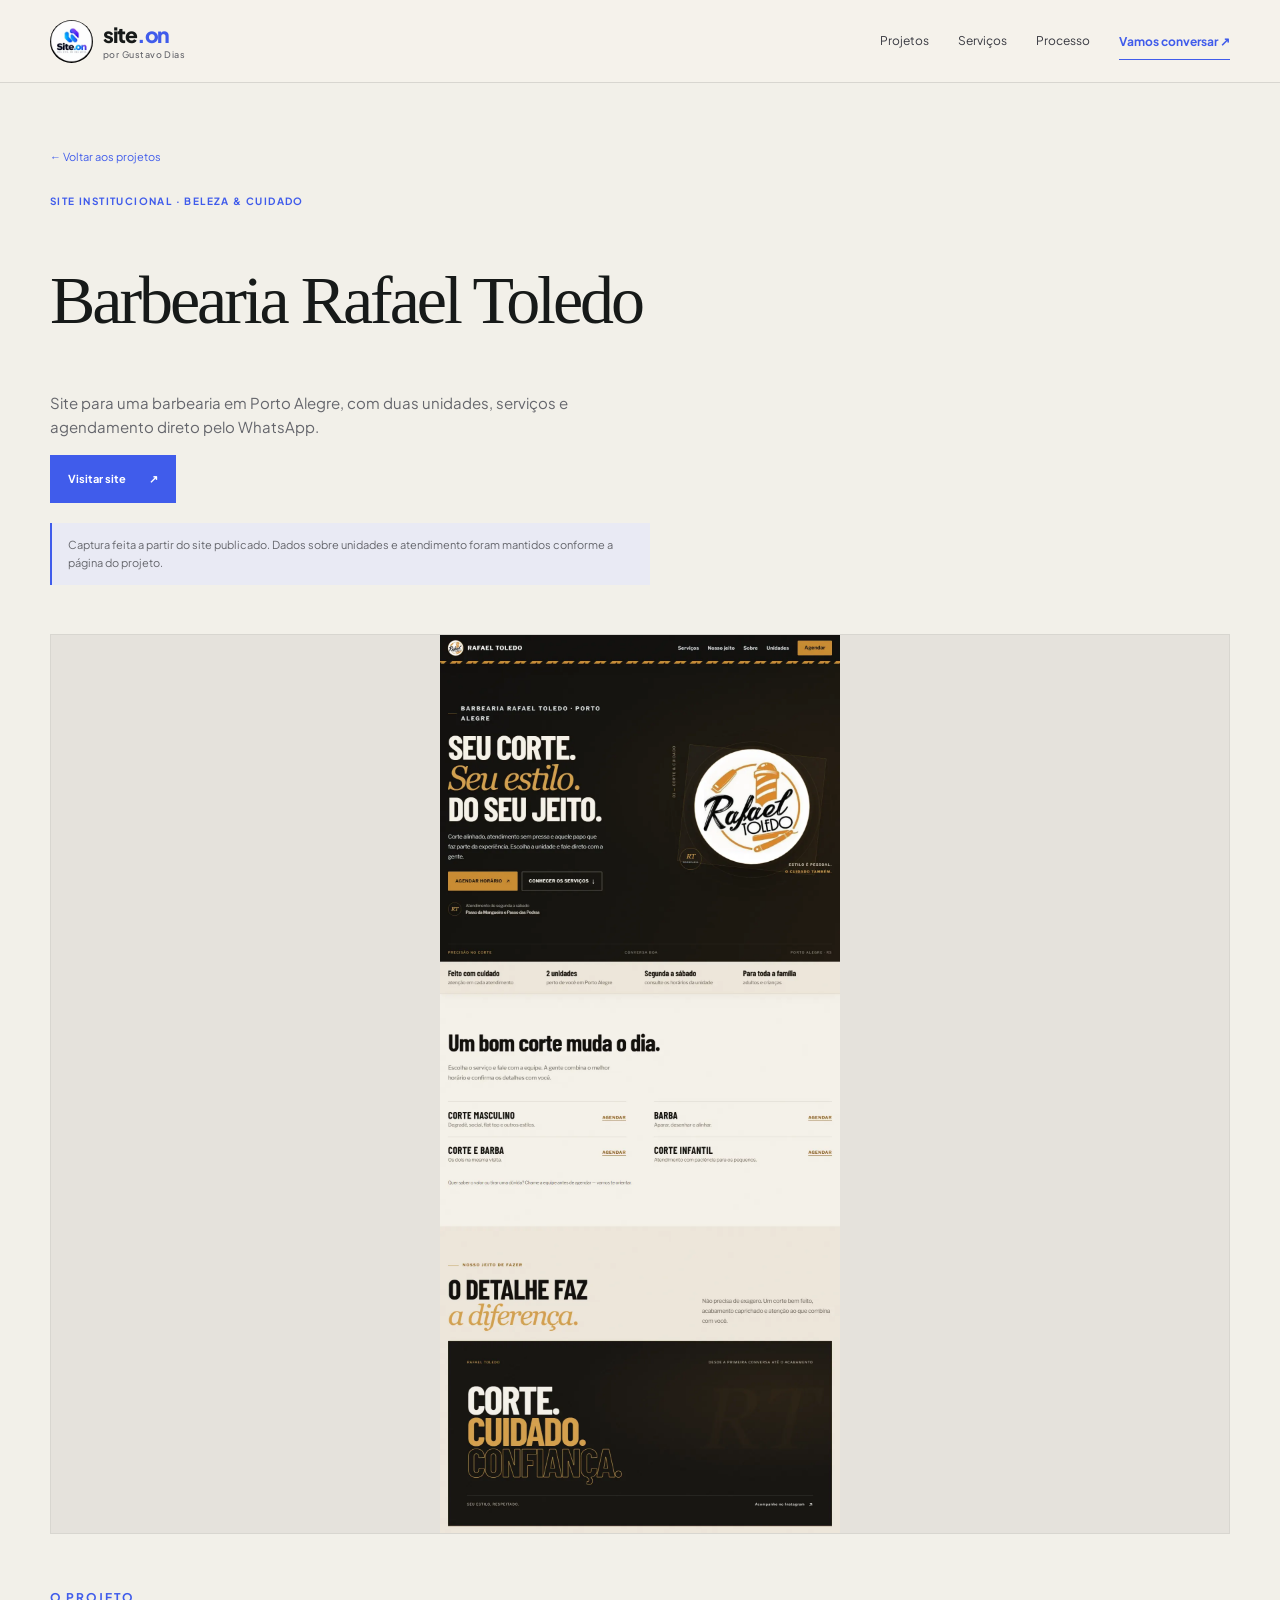
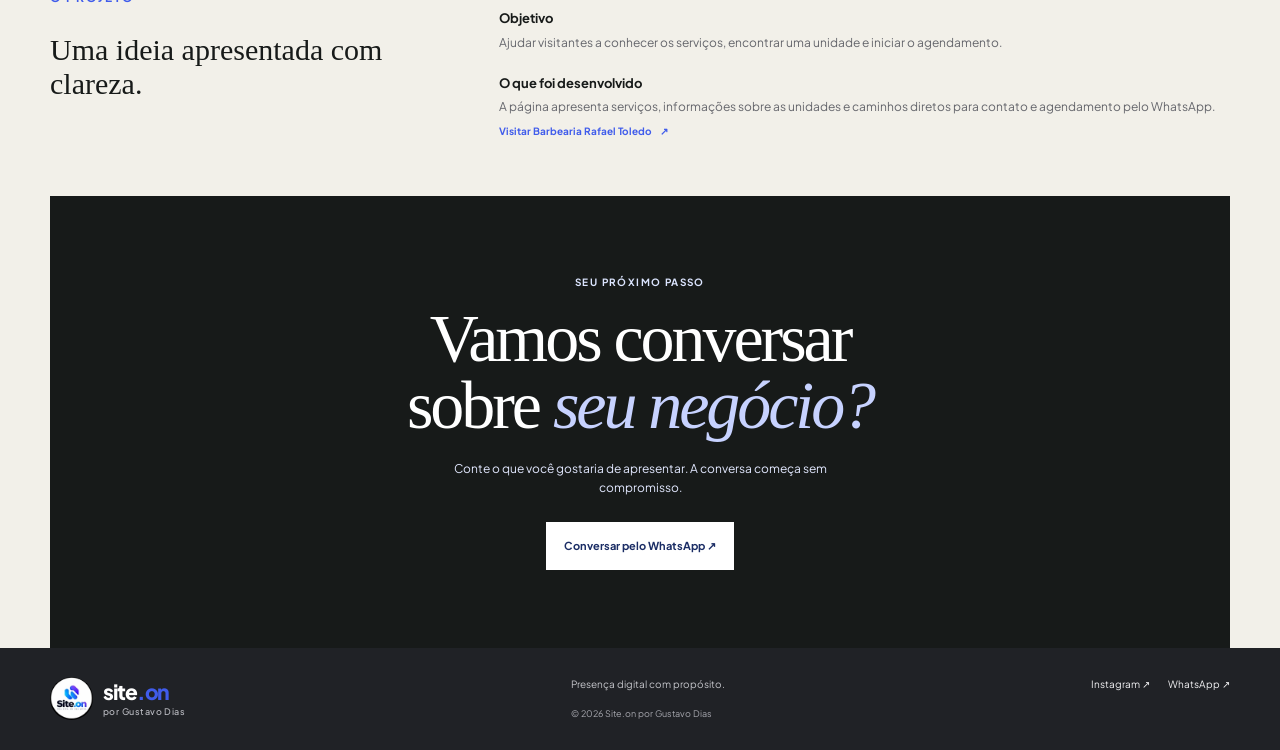
<file: projetos/barbearia-rafael-toledo/index.html>
<!doctype html>
<html lang="pt-BR"><head><meta charset="utf-8"><meta name="viewport" content="width=device-width,initial-scale=1"><meta name="theme-color" content="#111418"><meta name="description" content="Site para uma barbearia em Porto Alegre, com duas unidades, serviços e agendamento direto pelo WhatsApp."><meta property="og:title" content="Barbearia Rafael Toledo — Site.on por Gustavo Dias"><meta property="og:image" content="../../img/portfolio-barbearia.webp"><title>Barbearia Rafael Toledo — Site.on por Gustavo Dias</title><link rel="icon" href="../../img/logo.webp" type="image/webp"><link rel="stylesheet" href="../../css/style.css"></head>
<body><a class="skip" href="#conteudo">Pular para o conteúdo</a><header class="header"><div class="container nav"><a class="brand" href="../../" aria-label="Site.on por Gustavo Dias, início"><img src="../../img/logo.webp" alt="" width="44" height="44"><span>site<span class="accent">.on</span><small>por Gustavo Dias</small></span></a><button class="menu-toggle" aria-expanded="false" aria-controls="navigation">Menu <span aria-hidden="true">☰</span></button><nav id="navigation" aria-label="Navegação principal"><a href="../../projetos.html">Projetos</a><a href="../../#servicos">Serviços</a><a href="../../#processo">Processo</a><a class="nav-cta" href="https://wa.me/5551995118200?text=Ol%C3%A1%2C%20Gustavo!%20Quero%20conversar%20sobre%20um%20site." target="_blank" rel="noopener">Vamos conversar ↗</a></nav></div></header>
<main id="conteudo"><section class="detail-hero"><div class="container"><a class="detail-back" href="../../projetos.html">← Voltar aos projetos</a><p class="eyebrow">Site institucional · beleza &amp; cuidado</p><h1>Barbearia Rafael Toledo</h1><p>Site para uma barbearia em Porto Alegre, com duas unidades, serviços e agendamento direto pelo WhatsApp.</p><a class="button button-light" href="https://gusdias-coder.github.io/barbearia-rafael-toledo/" target="_blank" rel="noopener noreferrer">Visitar site <span aria-hidden="true">↗</span></a><p class="detail-note">Captura feita a partir do site publicado. Dados sobre unidades e atendimento foram mantidos conforme a página do projeto.</p></div></section><div class="container"><img class="detail-image" src="../../img/portfolio-barbearia.webp" alt="Captura da página da Barbearia Rafael Toledo: Seu corte. Seu estilo. Do seu jeito." loading="eager"><section class="detail-info"><div><p class="eyebrow">O projeto</p><h2>Uma ideia apresentada com clareza.</h2></div><div><h3>Objetivo</h3><p>Ajudar visitantes a conhecer os serviços, encontrar uma unidade e iniciar o agendamento.</p><h3>O que foi desenvolvido</h3><p>A página apresenta serviços, informações sobre as unidades e caminhos diretos para contato e agendamento pelo WhatsApp.</p><a class="text-link" href="https://gusdias-coder.github.io/barbearia-rafael-toledo/" target="_blank" rel="noopener noreferrer">Visitar Barbearia Rafael Toledo <span aria-hidden="true">↗</span></a></div></section><section class="contact"><div class="contact-inner"><p class="eyebrow">Seu próximo passo</p><h2>Vamos conversar<br>sobre <em>seu negócio?</em></h2><p>Conte o que você gostaria de apresentar. A conversa começa sem compromisso.</p><a class="button button-light" href="https://wa.me/5551995118200?text=Ol%C3%A1%2C%20Gustavo!%20Vi%20um%20projeto%20do%20seu%20portf%C3%B3lio%20e%20quero%20conversar%20sobre%20um%20site." target="_blank" rel="noopener">Conversar pelo WhatsApp ↗</a></div></section></div></main><footer class="footer"><div class="container footer-row"><a class="brand" href="../../"><img src="../../img/logo.webp" alt="" width="38" height="38"><span>site<span class="accent">.on</span><small>por Gustavo Dias</small></span></a><p>Presença digital com propósito.</p><div><a href="https://instagram.com/diass.gustavo_" target="_blank" rel="noopener">Instagram ↗</a><a href="https://wa.me/5551995118200" target="_blank" rel="noopener">WhatsApp ↗</a></div><small>© <span id="year"></span> Site.on por Gustavo Dias</small></div></footer><script src="../../js/main.js" defer></script></body></html>
</file>
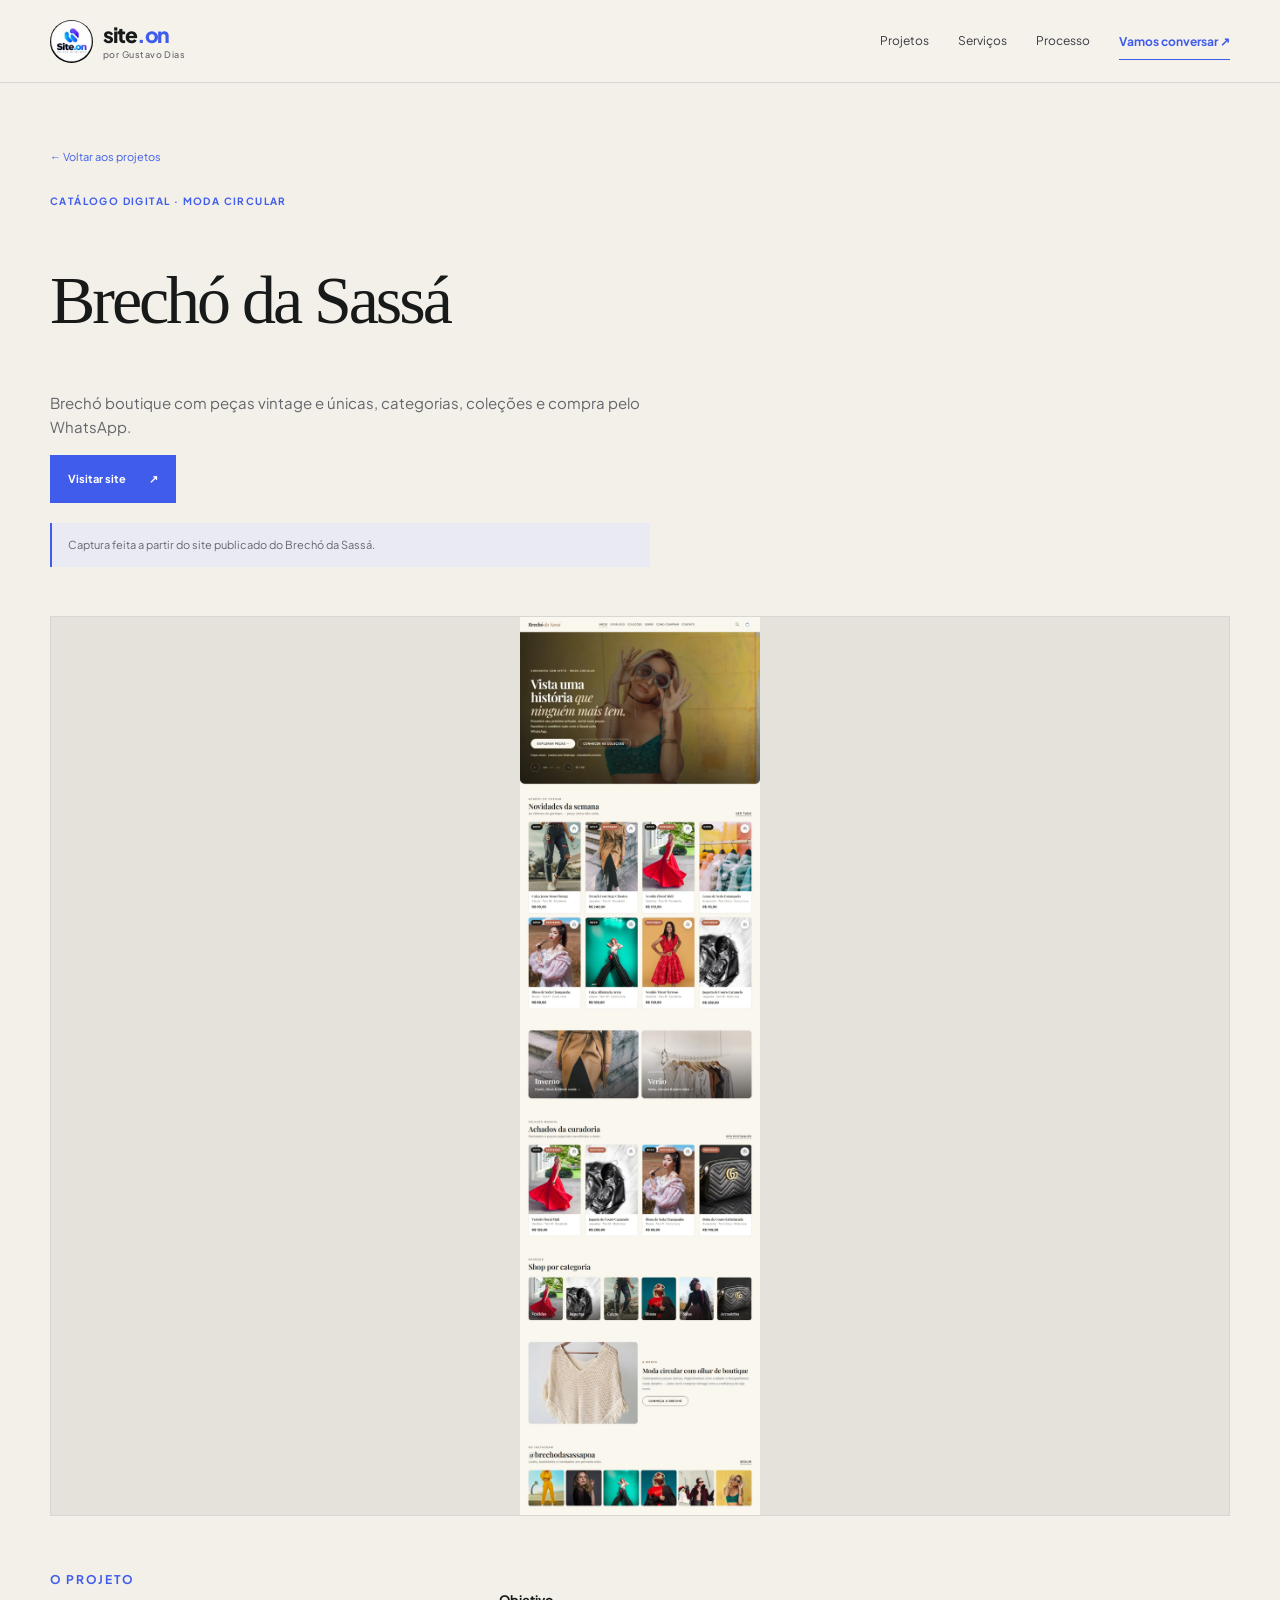
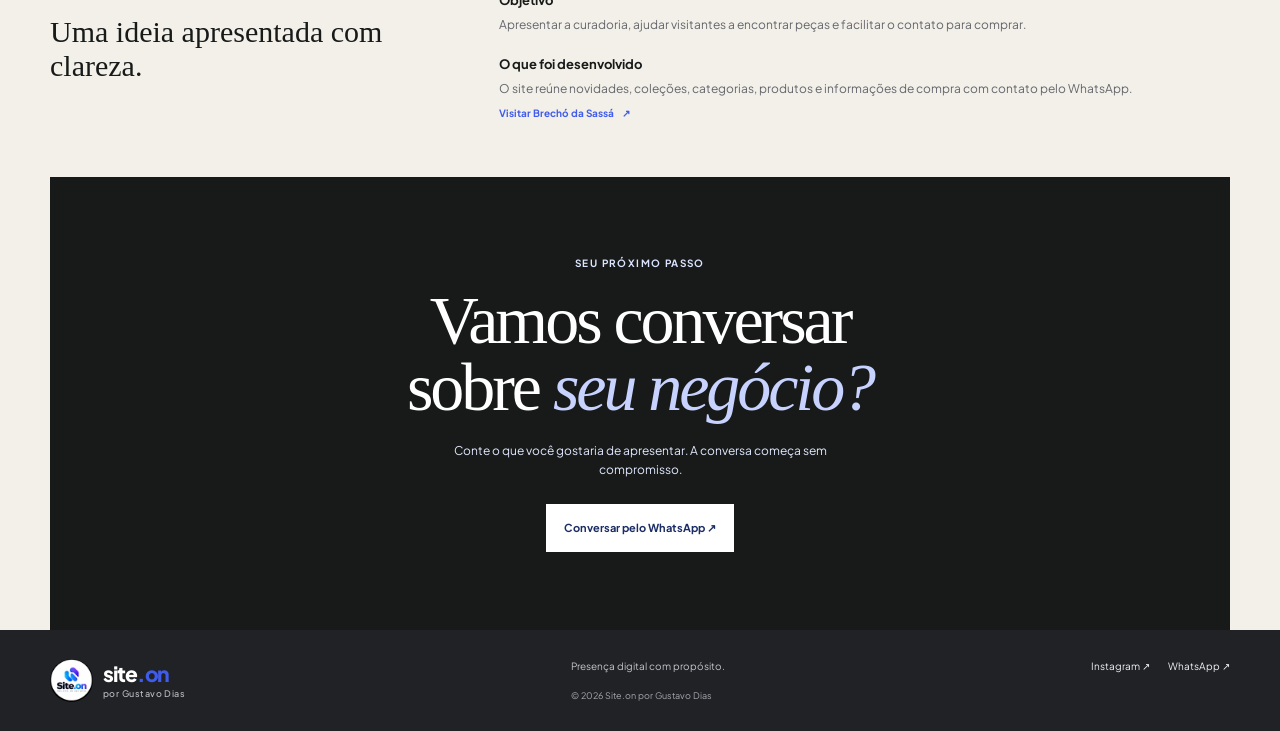
<file: projetos/brecho-da-sassa/index.html>
<!doctype html>
<html lang="pt-BR"><head><meta charset="utf-8"><meta name="viewport" content="width=device-width,initial-scale=1"><meta name="theme-color" content="#111418"><meta name="description" content="Brechó boutique com peças vintage e únicas, categorias, coleções e compra pelo WhatsApp."><meta property="og:title" content="Brechó da Sassá — Site.on por Gustavo Dias"><meta property="og:image" content="../../img/portfolio-brecho.webp"><title>Brechó da Sassá — Site.on por Gustavo Dias</title><link rel="icon" href="../../img/logo.webp" type="image/webp"><link rel="stylesheet" href="../../css/style.css"></head>
<body><a class="skip" href="#conteudo">Pular para o conteúdo</a><header class="header"><div class="container nav"><a class="brand" href="../../" aria-label="Site.on por Gustavo Dias, início"><img src="../../img/logo.webp" alt="" width="44" height="44"><span>site<span class="accent">.on</span><small>por Gustavo Dias</small></span></a><button class="menu-toggle" aria-expanded="false" aria-controls="navigation">Menu <span aria-hidden="true">☰</span></button><nav id="navigation" aria-label="Navegação principal"><a href="../../projetos.html">Projetos</a><a href="../../#servicos">Serviços</a><a href="../../#processo">Processo</a><a class="nav-cta" href="https://wa.me/5551995118200?text=Ol%C3%A1%2C%20Gustavo!%20Quero%20conversar%20sobre%20um%20site." target="_blank" rel="noopener">Vamos conversar ↗</a></nav></div></header>
<main id="conteudo"><section class="detail-hero"><div class="container"><a class="detail-back" href="../../projetos.html">← Voltar aos projetos</a><p class="eyebrow">Catálogo digital · moda circular</p><h1>Brechó da Sassá</h1><p>Brechó boutique com peças vintage e únicas, categorias, coleções e compra pelo WhatsApp.</p><a class="button button-light" href="https://gusdias-coder.github.io/brech-da-sassa/" target="_blank" rel="noopener noreferrer">Visitar site <span aria-hidden="true">↗</span></a><p class="detail-note">Captura feita a partir do site publicado do Brechó da Sassá.</p></div></section><div class="container"><img class="detail-image" src="../../img/portfolio-brecho.webp" alt="Captura do site Brechó da Sassá: Vista uma história que ninguém mais tem." loading="eager"><section class="detail-info"><div><p class="eyebrow">O projeto</p><h2>Uma ideia apresentada com clareza.</h2></div><div><h3>Objetivo</h3><p>Apresentar a curadoria, ajudar visitantes a encontrar peças e facilitar o contato para comprar.</p><h3>O que foi desenvolvido</h3><p>O site reúne novidades, coleções, categorias, produtos e informações de compra com contato pelo WhatsApp.</p><a class="text-link" href="https://gusdias-coder.github.io/brech-da-sassa/" target="_blank" rel="noopener noreferrer">Visitar Brechó da Sassá <span aria-hidden="true">↗</span></a></div></section><section class="contact"><div class="contact-inner"><p class="eyebrow">Seu próximo passo</p><h2>Vamos conversar<br>sobre <em>seu negócio?</em></h2><p>Conte o que você gostaria de apresentar. A conversa começa sem compromisso.</p><a class="button button-light" href="https://wa.me/5551995118200?text=Ol%C3%A1%2C%20Gustavo!%20Vi%20um%20projeto%20do%20seu%20portf%C3%B3lio%20e%20quero%20conversar%20sobre%20um%20site." target="_blank" rel="noopener">Conversar pelo WhatsApp ↗</a></div></section></div></main><footer class="footer"><div class="container footer-row"><a class="brand" href="../../"><img src="../../img/logo.webp" alt="" width="38" height="38"><span>site<span class="accent">.on</span><small>por Gustavo Dias</small></span></a><p>Presença digital com propósito.</p><div><a href="https://instagram.com/diass.gustavo_" target="_blank" rel="noopener">Instagram ↗</a><a href="https://wa.me/5551995118200" target="_blank" rel="noopener">WhatsApp ↗</a></div><small>© <span id="year"></span> Site.on por Gustavo Dias</small></div></footer><script src="../../js/main.js" defer></script></body></html>
</file>
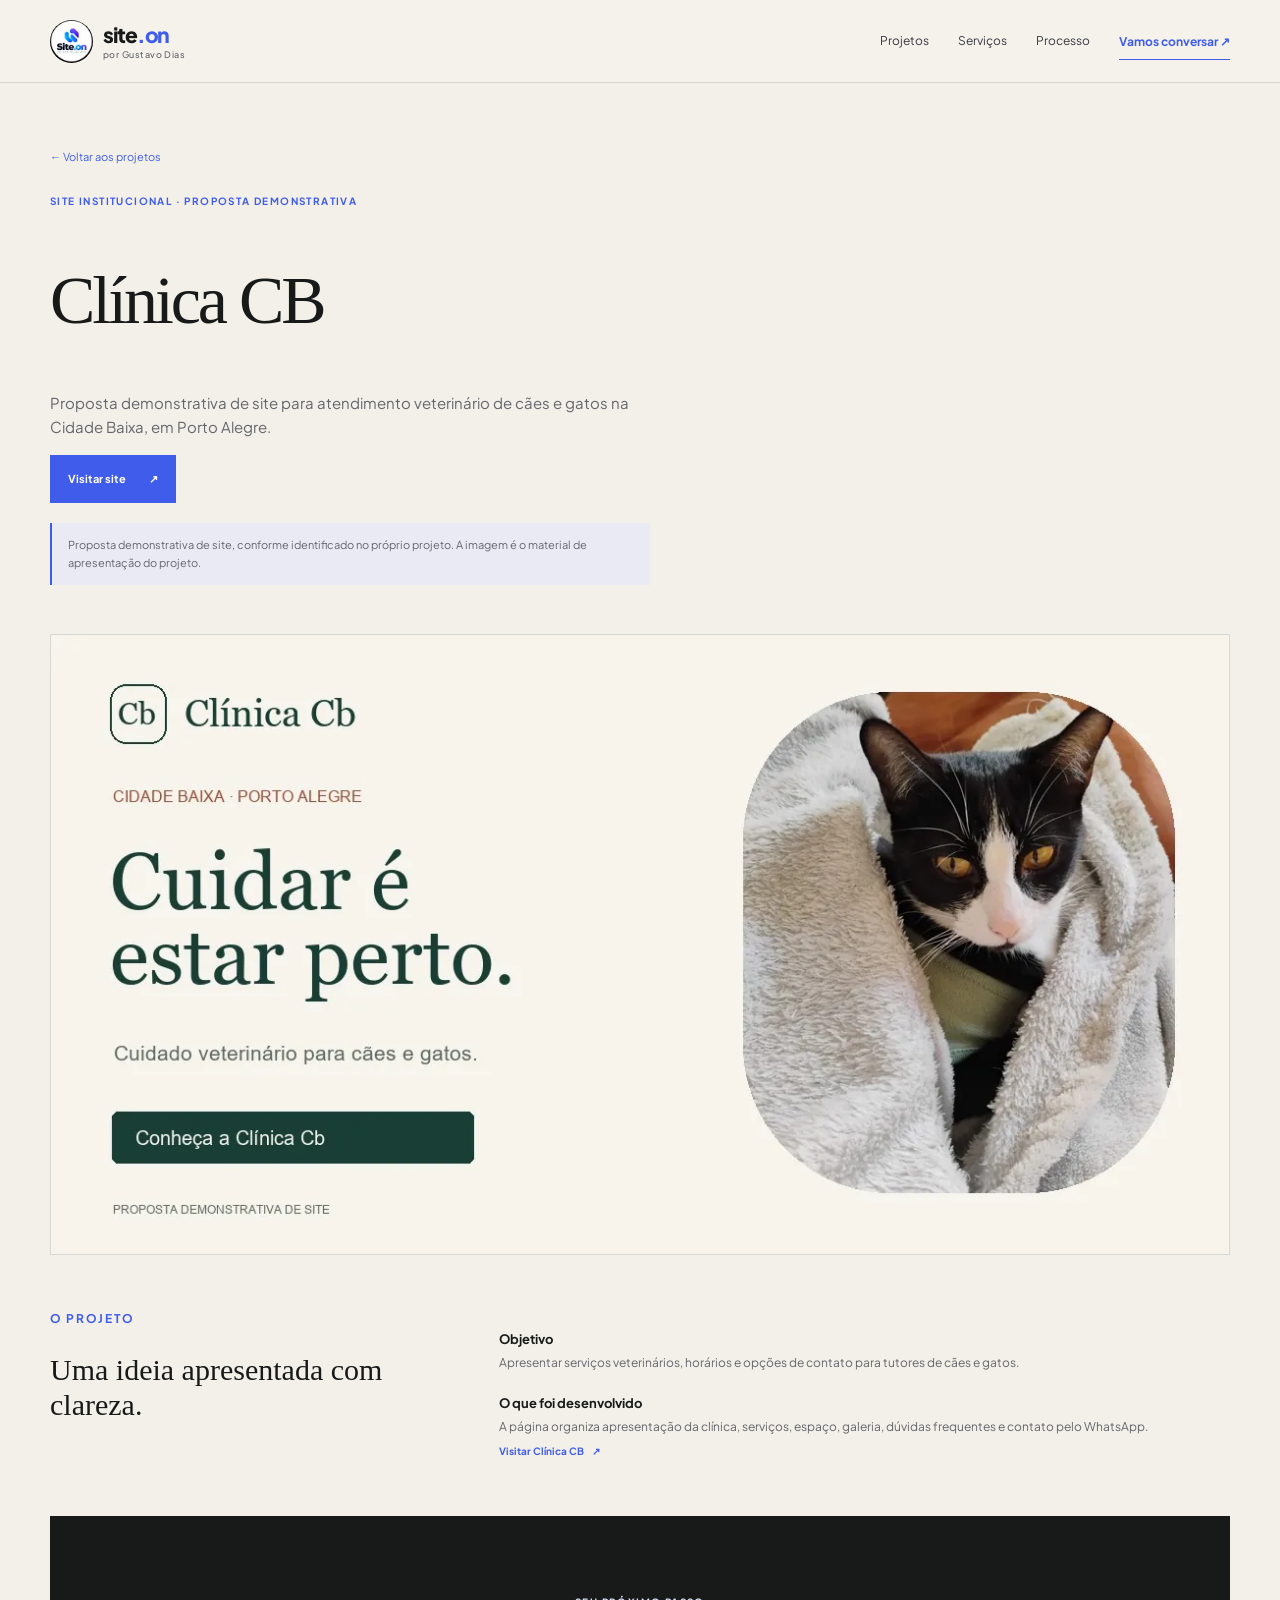
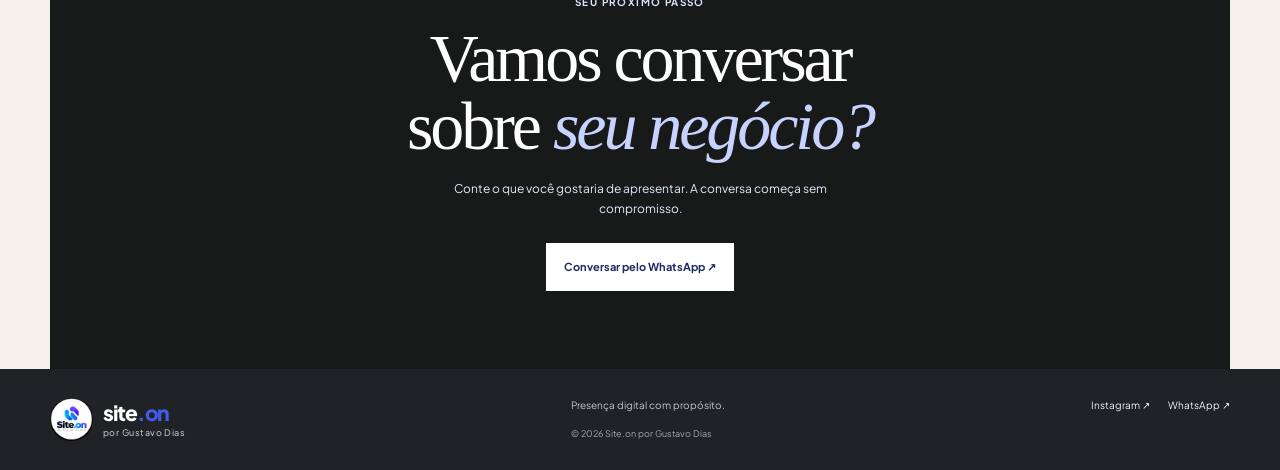
<file: projetos/clinica-cb/index.html>
<!doctype html>
<html lang="pt-BR"><head><meta charset="utf-8"><meta name="viewport" content="width=device-width,initial-scale=1"><meta name="theme-color" content="#111418"><meta name="description" content="Proposta demonstrativa de site para atendimento veterinário de cães e gatos na Cidade Baixa, em Porto Alegre."><meta property="og:title" content="Clínica CB — Site.on por Gustavo Dias"><meta property="og:image" content="../../img/portfolio-clinica-cb.webp"><title>Clínica CB — Site.on por Gustavo Dias</title><link rel="icon" href="../../img/logo.webp" type="image/webp"><link rel="stylesheet" href="../../css/style.css"></head>
<body><a class="skip" href="#conteudo">Pular para o conteúdo</a><header class="header"><div class="container nav"><a class="brand" href="../../" aria-label="Site.on por Gustavo Dias, início"><img src="../../img/logo.webp" alt="" width="44" height="44"><span>site<span class="accent">.on</span><small>por Gustavo Dias</small></span></a><button class="menu-toggle" aria-expanded="false" aria-controls="navigation">Menu <span aria-hidden="true">☰</span></button><nav id="navigation" aria-label="Navegação principal"><a href="../../projetos.html">Projetos</a><a href="../../#servicos">Serviços</a><a href="../../#processo">Processo</a><a class="nav-cta" href="https://wa.me/5551995118200?text=Ol%C3%A1%2C%20Gustavo!%20Quero%20conversar%20sobre%20um%20site." target="_blank" rel="noopener">Vamos conversar ↗</a></nav></div></header>
<main id="conteudo"><section class="detail-hero"><div class="container"><a class="detail-back" href="../../projetos.html">← Voltar aos projetos</a><p class="eyebrow">Site institucional · proposta demonstrativa</p><h1>Clínica CB</h1><p>Proposta demonstrativa de site para atendimento veterinário de cães e gatos na Cidade Baixa, em Porto Alegre.</p><a class="button button-light" href="https://gusdias-coder.github.io/clinica-cb/" target="_blank" rel="noopener noreferrer">Visitar site <span aria-hidden="true">↗</span></a><p class="detail-note">Proposta demonstrativa de site, conforme identificado no próprio projeto. A imagem é o material de apresentação do projeto.</p></div></section><div class="container"><img class="detail-image" src="../../img/portfolio-clinica-cb.webp" alt="Imagem de apresentação do site demonstrativo da Clínica CB, com gato e chamada Cuidar é estar perto." loading="eager"><section class="detail-info"><div><p class="eyebrow">O projeto</p><h2>Uma ideia apresentada com clareza.</h2></div><div><h3>Objetivo</h3><p>Apresentar serviços veterinários, horários e opções de contato para tutores de cães e gatos.</p><h3>O que foi desenvolvido</h3><p>A página organiza apresentação da clínica, serviços, espaço, galeria, dúvidas frequentes e contato pelo WhatsApp.</p><a class="text-link" href="https://gusdias-coder.github.io/clinica-cb/" target="_blank" rel="noopener noreferrer">Visitar Clínica CB <span aria-hidden="true">↗</span></a></div></section><section class="contact"><div class="contact-inner"><p class="eyebrow">Seu próximo passo</p><h2>Vamos conversar<br>sobre <em>seu negócio?</em></h2><p>Conte o que você gostaria de apresentar. A conversa começa sem compromisso.</p><a class="button button-light" href="https://wa.me/5551995118200?text=Ol%C3%A1%2C%20Gustavo!%20Vi%20um%20projeto%20do%20seu%20portf%C3%B3lio%20e%20quero%20conversar%20sobre%20um%20site." target="_blank" rel="noopener">Conversar pelo WhatsApp ↗</a></div></section></div></main><footer class="footer"><div class="container footer-row"><a class="brand" href="../../"><img src="../../img/logo.webp" alt="" width="38" height="38"><span>site<span class="accent">.on</span><small>por Gustavo Dias</small></span></a><p>Presença digital com propósito.</p><div><a href="https://instagram.com/diass.gustavo_" target="_blank" rel="noopener">Instagram ↗</a><a href="https://wa.me/5551995118200" target="_blank" rel="noopener">WhatsApp ↗</a></div><small>© <span id="year"></span> Site.on por Gustavo Dias</small></div></footer><script src="../../js/main.js" defer></script></body></html>
</file>
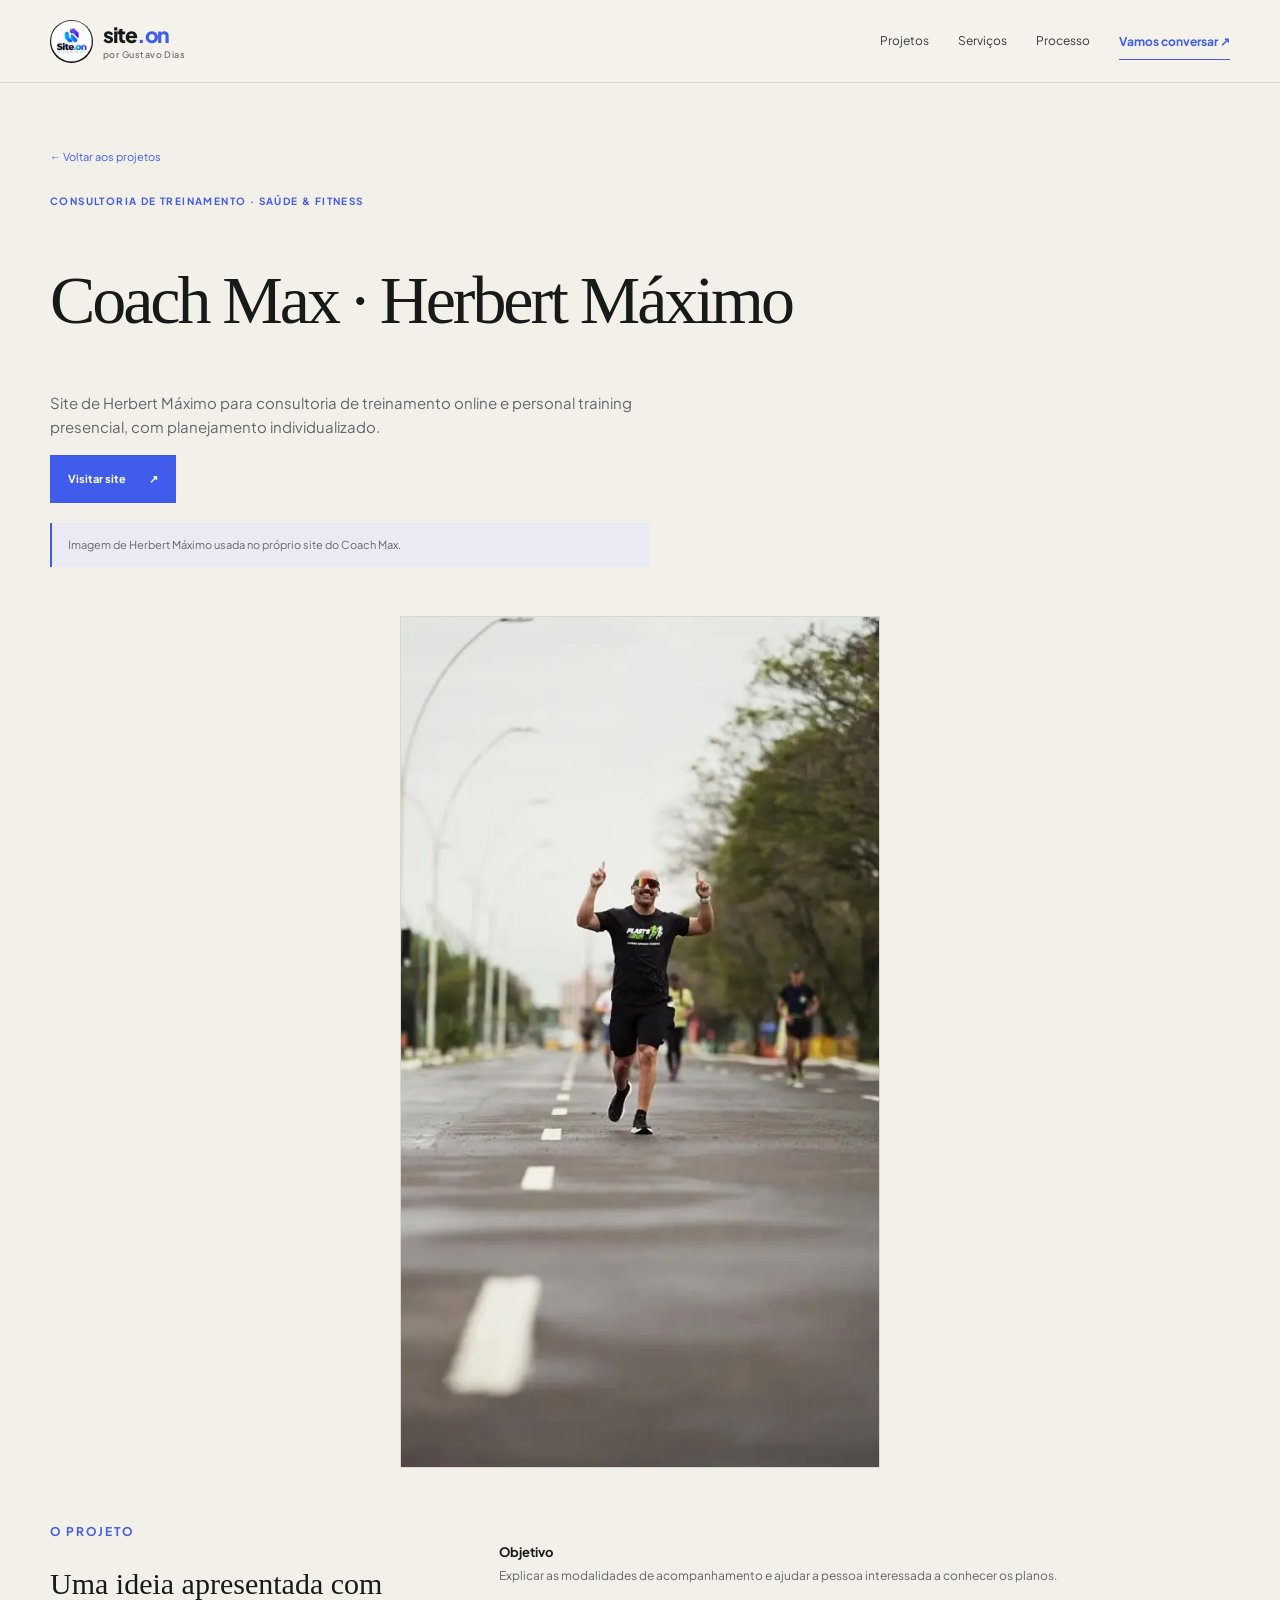
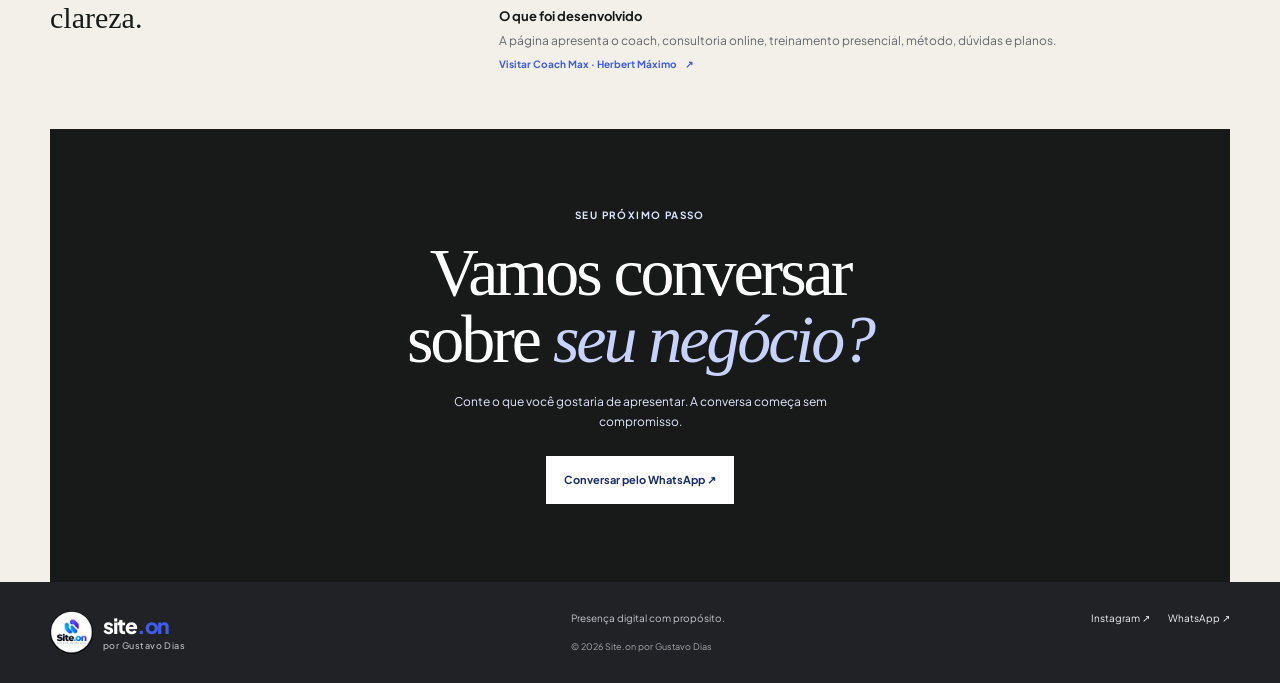
<file: projetos/coach-max/index.html>
<!doctype html>
<html lang="pt-BR"><head><meta charset="utf-8"><meta name="viewport" content="width=device-width,initial-scale=1"><meta name="theme-color" content="#111418"><meta name="description" content="Site de Herbert Máximo para consultoria de treinamento online e personal training presencial, com planejamento individualizado."><meta property="og:title" content="Coach Max · Herbert Máximo — Site.on por Gustavo Dias"><meta property="og:image" content="../../img/portfolio-coach-max.webp"><title>Coach Max · Herbert Máximo — Site.on por Gustavo Dias</title><link rel="icon" href="../../img/logo.webp" type="image/webp"><link rel="stylesheet" href="../../css/style.css"></head>
<body><a class="skip" href="#conteudo">Pular para o conteúdo</a><header class="header"><div class="container nav"><a class="brand" href="../../" aria-label="Site.on por Gustavo Dias, início"><img src="../../img/logo.webp" alt="" width="44" height="44"><span>site<span class="accent">.on</span><small>por Gustavo Dias</small></span></a><button class="menu-toggle" aria-expanded="false" aria-controls="navigation">Menu <span aria-hidden="true">☰</span></button><nav id="navigation" aria-label="Navegação principal"><a href="../../projetos.html">Projetos</a><a href="../../#servicos">Serviços</a><a href="../../#processo">Processo</a><a class="nav-cta" href="https://wa.me/5551995118200?text=Ol%C3%A1%2C%20Gustavo!%20Quero%20conversar%20sobre%20um%20site." target="_blank" rel="noopener">Vamos conversar ↗</a></nav></div></header>
<main id="conteudo"><section class="detail-hero"><div class="container"><a class="detail-back" href="../../projetos.html">← Voltar aos projetos</a><p class="eyebrow">Consultoria de treinamento · saúde &amp; fitness</p><h1>Coach Max · Herbert Máximo</h1><p>Site de Herbert Máximo para consultoria de treinamento online e personal training presencial, com planejamento individualizado.</p><a class="button button-light" href="https://gusdias-coder.github.io/ConsultoriaCoachMax/" target="_blank" rel="noopener noreferrer">Visitar site <span aria-hidden="true">↗</span></a><p class="detail-note">Imagem de Herbert Máximo usada no próprio site do Coach Max.</p></div></section><div class="container"><img class="detail-image detail-portrait" src="../../img/portfolio-coach-max.webp" alt="Herbert Máximo correndo, imagem usada no site do Coach Max." loading="eager"><section class="detail-info"><div><p class="eyebrow">O projeto</p><h2>Uma ideia apresentada com clareza.</h2></div><div><h3>Objetivo</h3><p>Explicar as modalidades de acompanhamento e ajudar a pessoa interessada a conhecer os planos.</p><h3>O que foi desenvolvido</h3><p>A página apresenta o coach, consultoria online, treinamento presencial, método, dúvidas e planos.</p><a class="text-link" href="https://gusdias-coder.github.io/ConsultoriaCoachMax/" target="_blank" rel="noopener noreferrer">Visitar Coach Max · Herbert Máximo <span aria-hidden="true">↗</span></a></div></section><section class="contact"><div class="contact-inner"><p class="eyebrow">Seu próximo passo</p><h2>Vamos conversar<br>sobre <em>seu negócio?</em></h2><p>Conte o que você gostaria de apresentar. A conversa começa sem compromisso.</p><a class="button button-light" href="https://wa.me/5551995118200?text=Ol%C3%A1%2C%20Gustavo!%20Vi%20um%20projeto%20do%20seu%20portf%C3%B3lio%20e%20quero%20conversar%20sobre%20um%20site." target="_blank" rel="noopener">Conversar pelo WhatsApp ↗</a></div></section></div></main><footer class="footer"><div class="container footer-row"><a class="brand" href="../../"><img src="../../img/logo.webp" alt="" width="38" height="38"><span>site<span class="accent">.on</span><small>por Gustavo Dias</small></span></a><p>Presença digital com propósito.</p><div><a href="https://instagram.com/diass.gustavo_" target="_blank" rel="noopener">Instagram ↗</a><a href="https://wa.me/5551995118200" target="_blank" rel="noopener">WhatsApp ↗</a></div><small>© <span id="year"></span> Site.on por Gustavo Dias</small></div></footer><script src="../../js/main.js" defer></script></body></html>
</file>
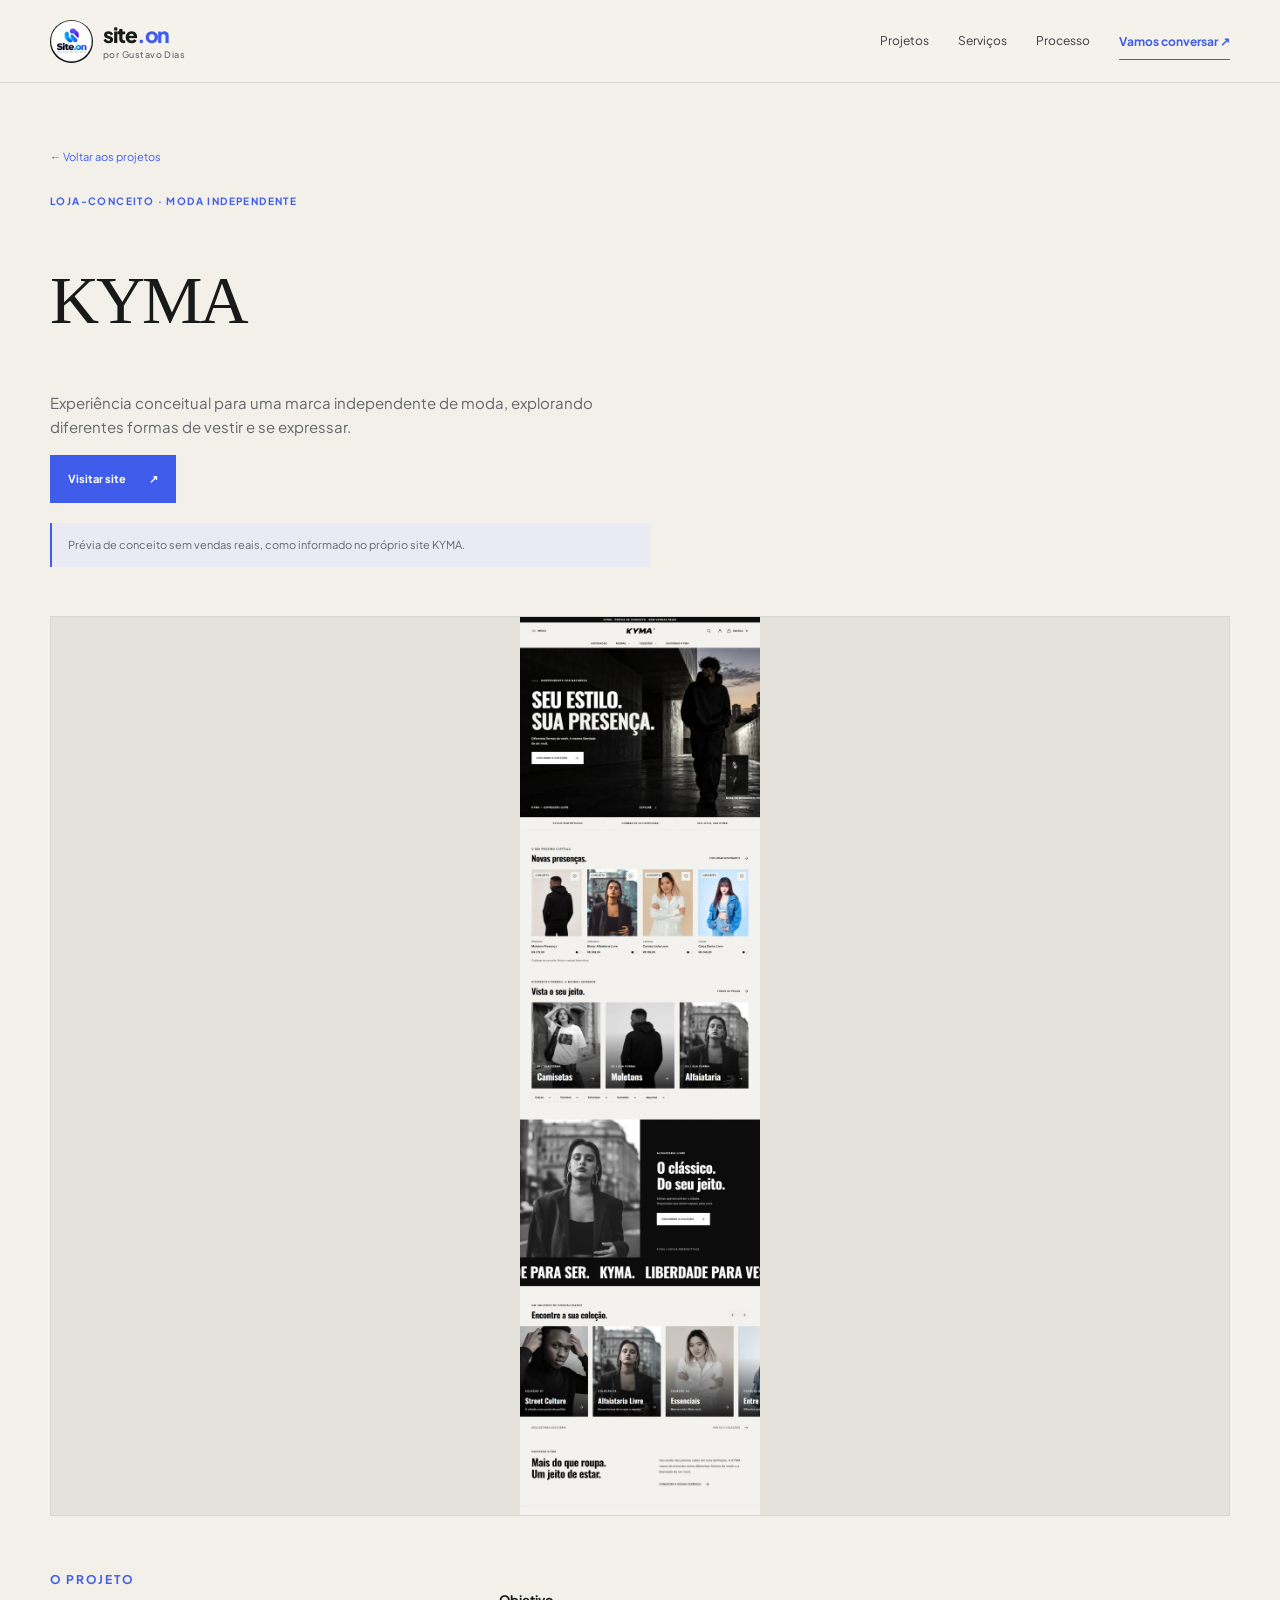
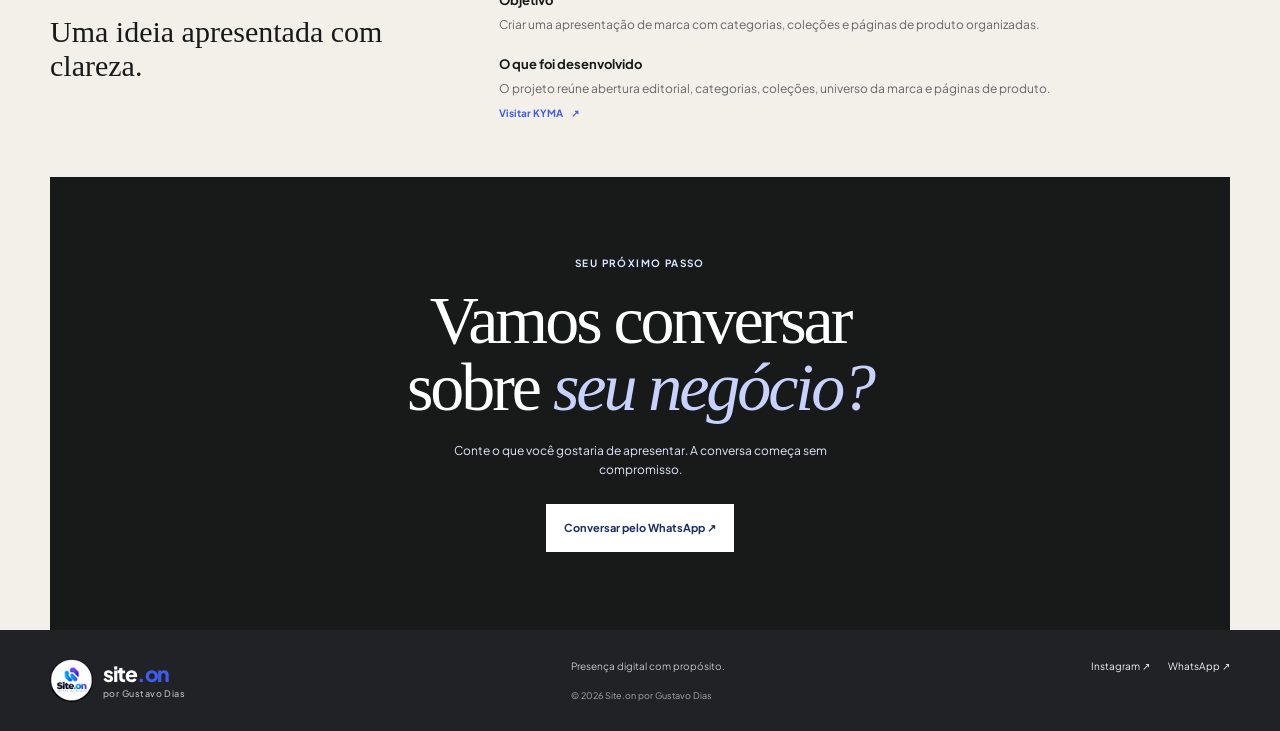
<file: projetos/kyma/index.html>
<!doctype html>
<html lang="pt-BR"><head><meta charset="utf-8"><meta name="viewport" content="width=device-width,initial-scale=1"><meta name="theme-color" content="#111418"><meta name="description" content="Experiência conceitual para uma marca independente de moda, explorando diferentes formas de vestir e se expressar."><meta property="og:title" content="KYMA — Site.on por Gustavo Dias"><meta property="og:image" content="../../img/portfolio-kyma.webp"><title>KYMA — Site.on por Gustavo Dias</title><link rel="icon" href="../../img/logo.webp" type="image/webp"><link rel="stylesheet" href="../../css/style.css"></head>
<body><a class="skip" href="#conteudo">Pular para o conteúdo</a><header class="header"><div class="container nav"><a class="brand" href="../../" aria-label="Site.on por Gustavo Dias, início"><img src="../../img/logo.webp" alt="" width="44" height="44"><span>site<span class="accent">.on</span><small>por Gustavo Dias</small></span></a><button class="menu-toggle" aria-expanded="false" aria-controls="navigation">Menu <span aria-hidden="true">☰</span></button><nav id="navigation" aria-label="Navegação principal"><a href="../../projetos.html">Projetos</a><a href="../../#servicos">Serviços</a><a href="../../#processo">Processo</a><a class="nav-cta" href="https://wa.me/5551995118200?text=Ol%C3%A1%2C%20Gustavo!%20Quero%20conversar%20sobre%20um%20site." target="_blank" rel="noopener">Vamos conversar ↗</a></nav></div></header>
<main id="conteudo"><section class="detail-hero"><div class="container"><a class="detail-back" href="../../projetos.html">← Voltar aos projetos</a><p class="eyebrow">Loja-conceito · moda independente</p><h1>KYMA</h1><p>Experiência conceitual para uma marca independente de moda, explorando diferentes formas de vestir e se expressar.</p><a class="button button-light" href="https://gusdias-coder.github.io/kyma/" target="_blank" rel="noopener noreferrer">Visitar site <span aria-hidden="true">↗</span></a><p class="detail-note">Prévia de conceito sem vendas reais, como informado no próprio site KYMA.</p></div></section><div class="container"><img class="detail-image" src="../../img/portfolio-kyma.webp" alt="Captura da loja-conceito KYMA: Seu estilo. Sua presença." loading="eager"><section class="detail-info"><div><p class="eyebrow">O projeto</p><h2>Uma ideia apresentada com clareza.</h2></div><div><h3>Objetivo</h3><p>Criar uma apresentação de marca com categorias, coleções e páginas de produto organizadas.</p><h3>O que foi desenvolvido</h3><p>O projeto reúne abertura editorial, categorias, coleções, universo da marca e páginas de produto.</p><a class="text-link" href="https://gusdias-coder.github.io/kyma/" target="_blank" rel="noopener noreferrer">Visitar KYMA <span aria-hidden="true">↗</span></a></div></section><section class="contact"><div class="contact-inner"><p class="eyebrow">Seu próximo passo</p><h2>Vamos conversar<br>sobre <em>seu negócio?</em></h2><p>Conte o que você gostaria de apresentar. A conversa começa sem compromisso.</p><a class="button button-light" href="https://wa.me/5551995118200?text=Ol%C3%A1%2C%20Gustavo!%20Vi%20um%20projeto%20do%20seu%20portf%C3%B3lio%20e%20quero%20conversar%20sobre%20um%20site." target="_blank" rel="noopener">Conversar pelo WhatsApp ↗</a></div></section></div></main><footer class="footer"><div class="container footer-row"><a class="brand" href="../../"><img src="../../img/logo.webp" alt="" width="38" height="38"><span>site<span class="accent">.on</span><small>por Gustavo Dias</small></span></a><p>Presença digital com propósito.</p><div><a href="https://instagram.com/diass.gustavo_" target="_blank" rel="noopener">Instagram ↗</a><a href="https://wa.me/5551995118200" target="_blank" rel="noopener">WhatsApp ↗</a></div><small>© <span id="year"></span> Site.on por Gustavo Dias</small></div></footer><script src="../../js/main.js" defer></script></body></html>
</file>
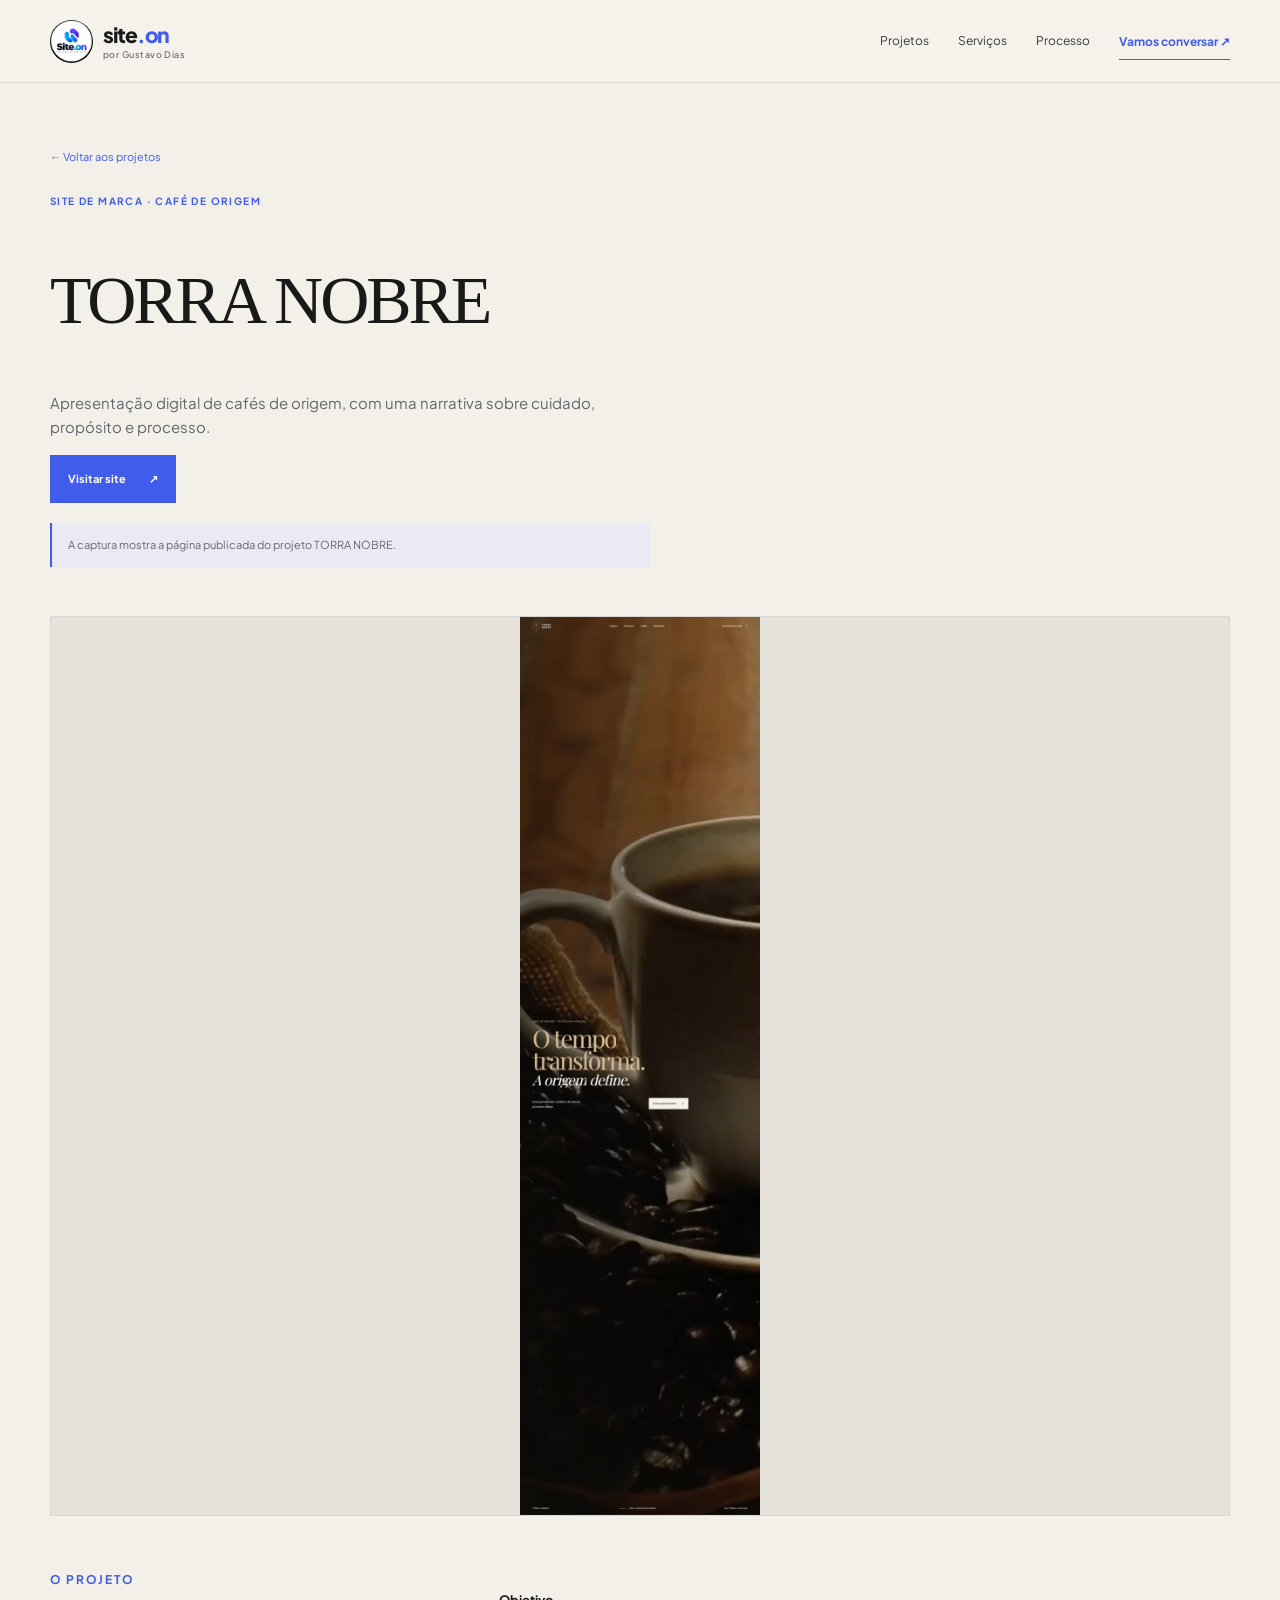
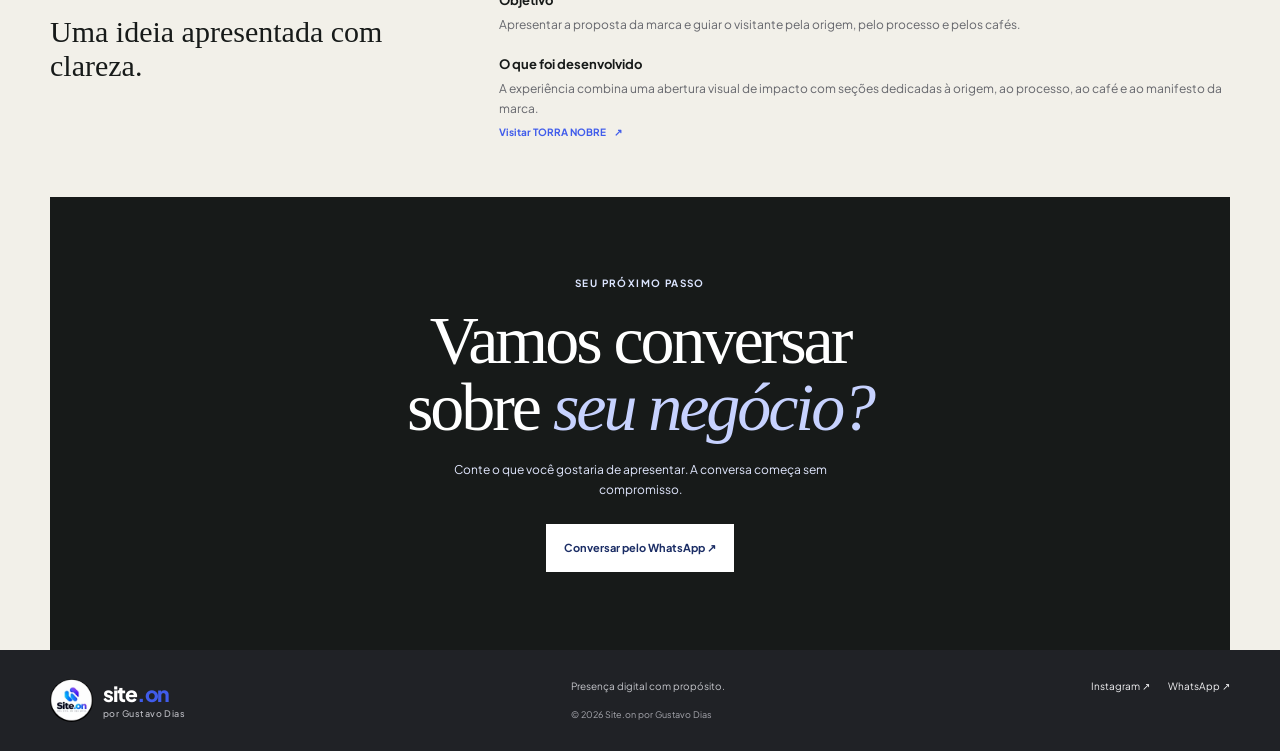
<file: projetos/torra-nobre/index.html>
<!doctype html>
<html lang="pt-BR"><head><meta charset="utf-8"><meta name="viewport" content="width=device-width,initial-scale=1"><meta name="theme-color" content="#111418"><meta name="description" content="Apresentação digital de cafés de origem, com uma narrativa sobre cuidado, propósito e processo."><meta property="og:title" content="TORRA NOBRE — Site.on por Gustavo Dias"><meta property="og:image" content="../../img/portfolio-torra-nobre.webp"><title>TORRA NOBRE — Site.on por Gustavo Dias</title><link rel="icon" href="../../img/logo.webp" type="image/webp"><link rel="stylesheet" href="../../css/style.css"></head>
<body><a class="skip" href="#conteudo">Pular para o conteúdo</a><header class="header"><div class="container nav"><a class="brand" href="../../" aria-label="Site.on por Gustavo Dias, início"><img src="../../img/logo.webp" alt="" width="44" height="44"><span>site<span class="accent">.on</span><small>por Gustavo Dias</small></span></a><button class="menu-toggle" aria-expanded="false" aria-controls="navigation">Menu <span aria-hidden="true">☰</span></button><nav id="navigation" aria-label="Navegação principal"><a href="../../projetos.html">Projetos</a><a href="../../#servicos">Serviços</a><a href="../../#processo">Processo</a><a class="nav-cta" href="https://wa.me/5551995118200?text=Ol%C3%A1%2C%20Gustavo!%20Quero%20conversar%20sobre%20um%20site." target="_blank" rel="noopener">Vamos conversar ↗</a></nav></div></header>
<main id="conteudo"><section class="detail-hero"><div class="container"><a class="detail-back" href="../../projetos.html">← Voltar aos projetos</a><p class="eyebrow">Site de marca · café de origem</p><h1>TORRA NOBRE</h1><p>Apresentação digital de cafés de origem, com uma narrativa sobre cuidado, propósito e processo.</p><a class="button button-light" href="https://gusdias-coder.github.io/site_cafe/" target="_blank" rel="noopener noreferrer">Visitar site <span aria-hidden="true">↗</span></a><p class="detail-note">A captura mostra a página publicada do projeto TORRA NOBRE.</p></div></section><div class="container"><img class="detail-image" src="../../img/portfolio-torra-nobre.webp" alt="Captura da página da TORRA NOBRE: O tempo transforma. A origem define." loading="eager"><section class="detail-info"><div><p class="eyebrow">O projeto</p><h2>Uma ideia apresentada com clareza.</h2></div><div><h3>Objetivo</h3><p>Apresentar a proposta da marca e guiar o visitante pela origem, pelo processo e pelos cafés.</p><h3>O que foi desenvolvido</h3><p>A experiência combina uma abertura visual de impacto com seções dedicadas à origem, ao processo, ao café e ao manifesto da marca.</p><a class="text-link" href="https://gusdias-coder.github.io/site_cafe/" target="_blank" rel="noopener noreferrer">Visitar TORRA NOBRE <span aria-hidden="true">↗</span></a></div></section><section class="contact"><div class="contact-inner"><p class="eyebrow">Seu próximo passo</p><h2>Vamos conversar<br>sobre <em>seu negócio?</em></h2><p>Conte o que você gostaria de apresentar. A conversa começa sem compromisso.</p><a class="button button-light" href="https://wa.me/5551995118200?text=Ol%C3%A1%2C%20Gustavo!%20Vi%20um%20projeto%20do%20seu%20portf%C3%B3lio%20e%20quero%20conversar%20sobre%20um%20site." target="_blank" rel="noopener">Conversar pelo WhatsApp ↗</a></div></section></div></main><footer class="footer"><div class="container footer-row"><a class="brand" href="../../"><img src="../../img/logo.webp" alt="" width="38" height="38"><span>site<span class="accent">.on</span><small>por Gustavo Dias</small></span></a><p>Presença digital com propósito.</p><div><a href="https://instagram.com/diass.gustavo_" target="_blank" rel="noopener">Instagram ↗</a><a href="https://wa.me/5551995118200" target="_blank" rel="noopener">WhatsApp ↗</a></div><small>© <span id="year"></span> Site.on por Gustavo Dias</small></div></footer><script src="../../js/main.js" defer></script></body></html>
</file>
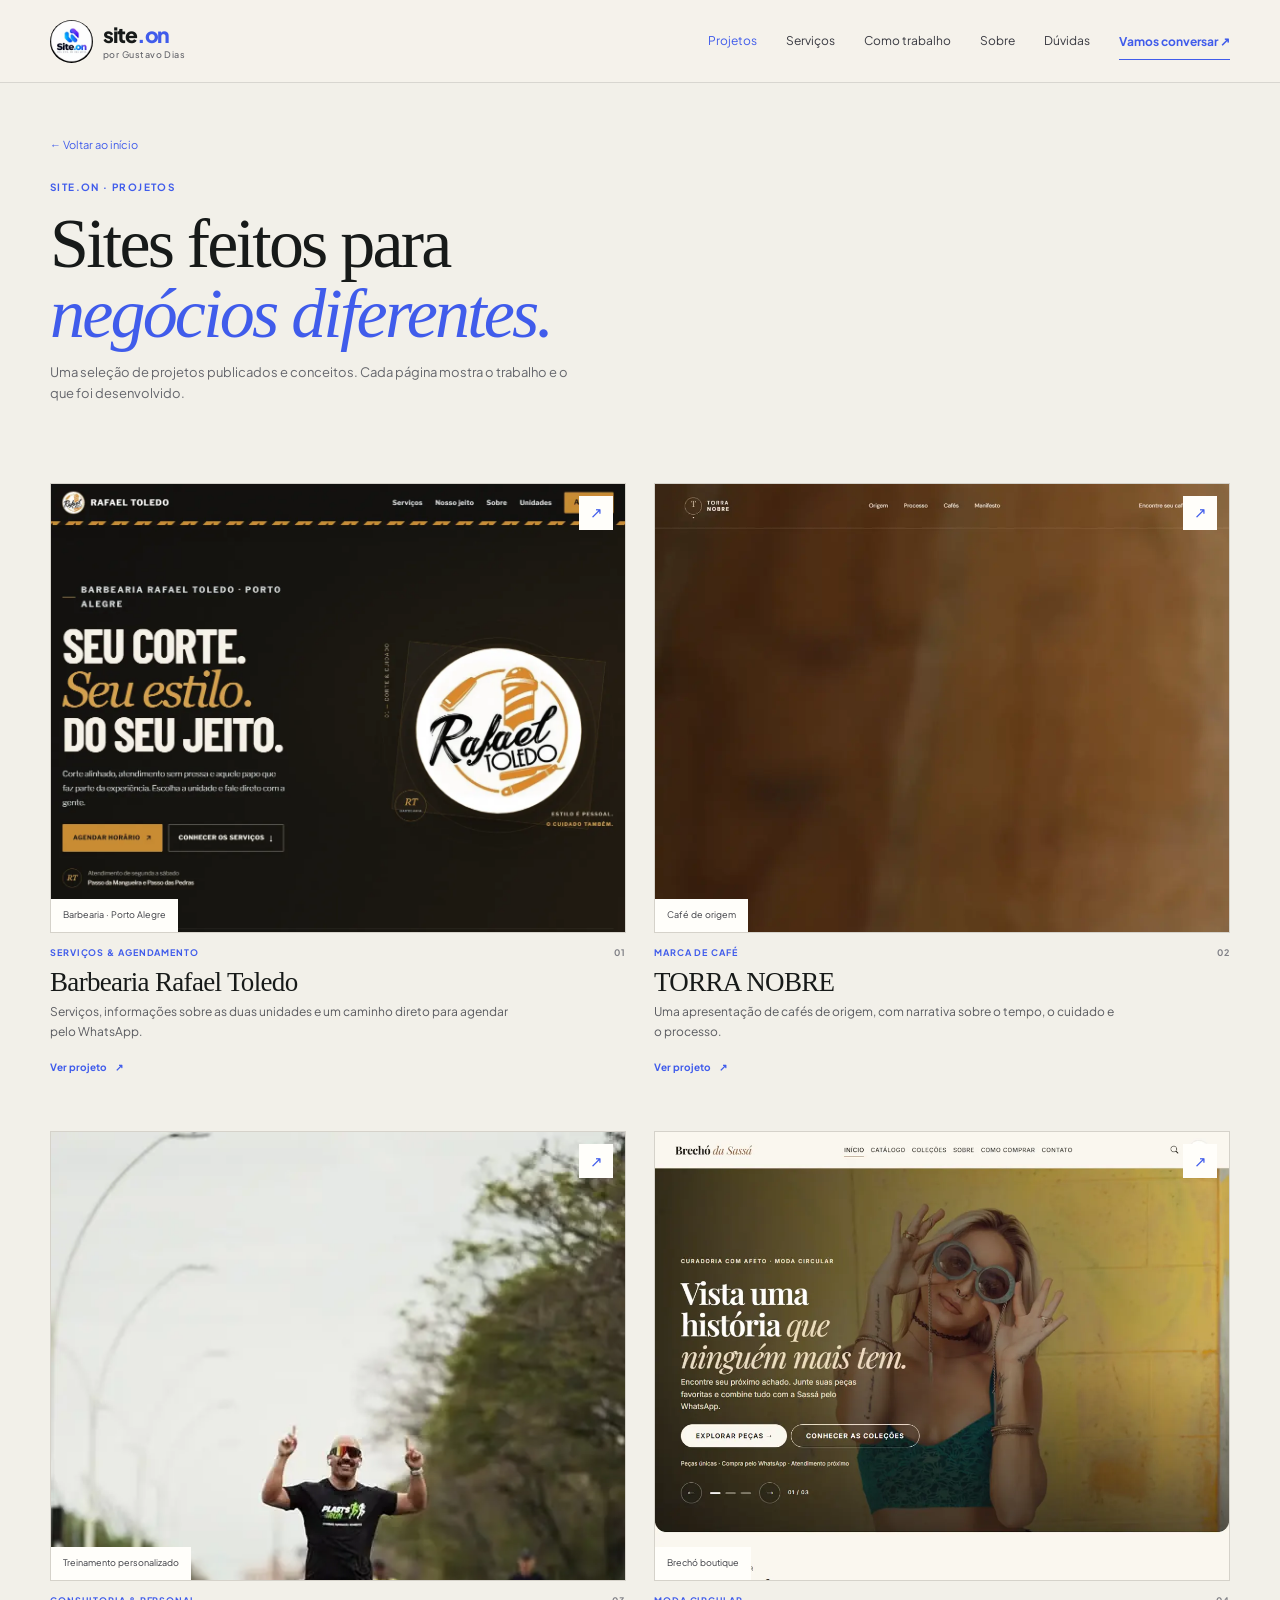
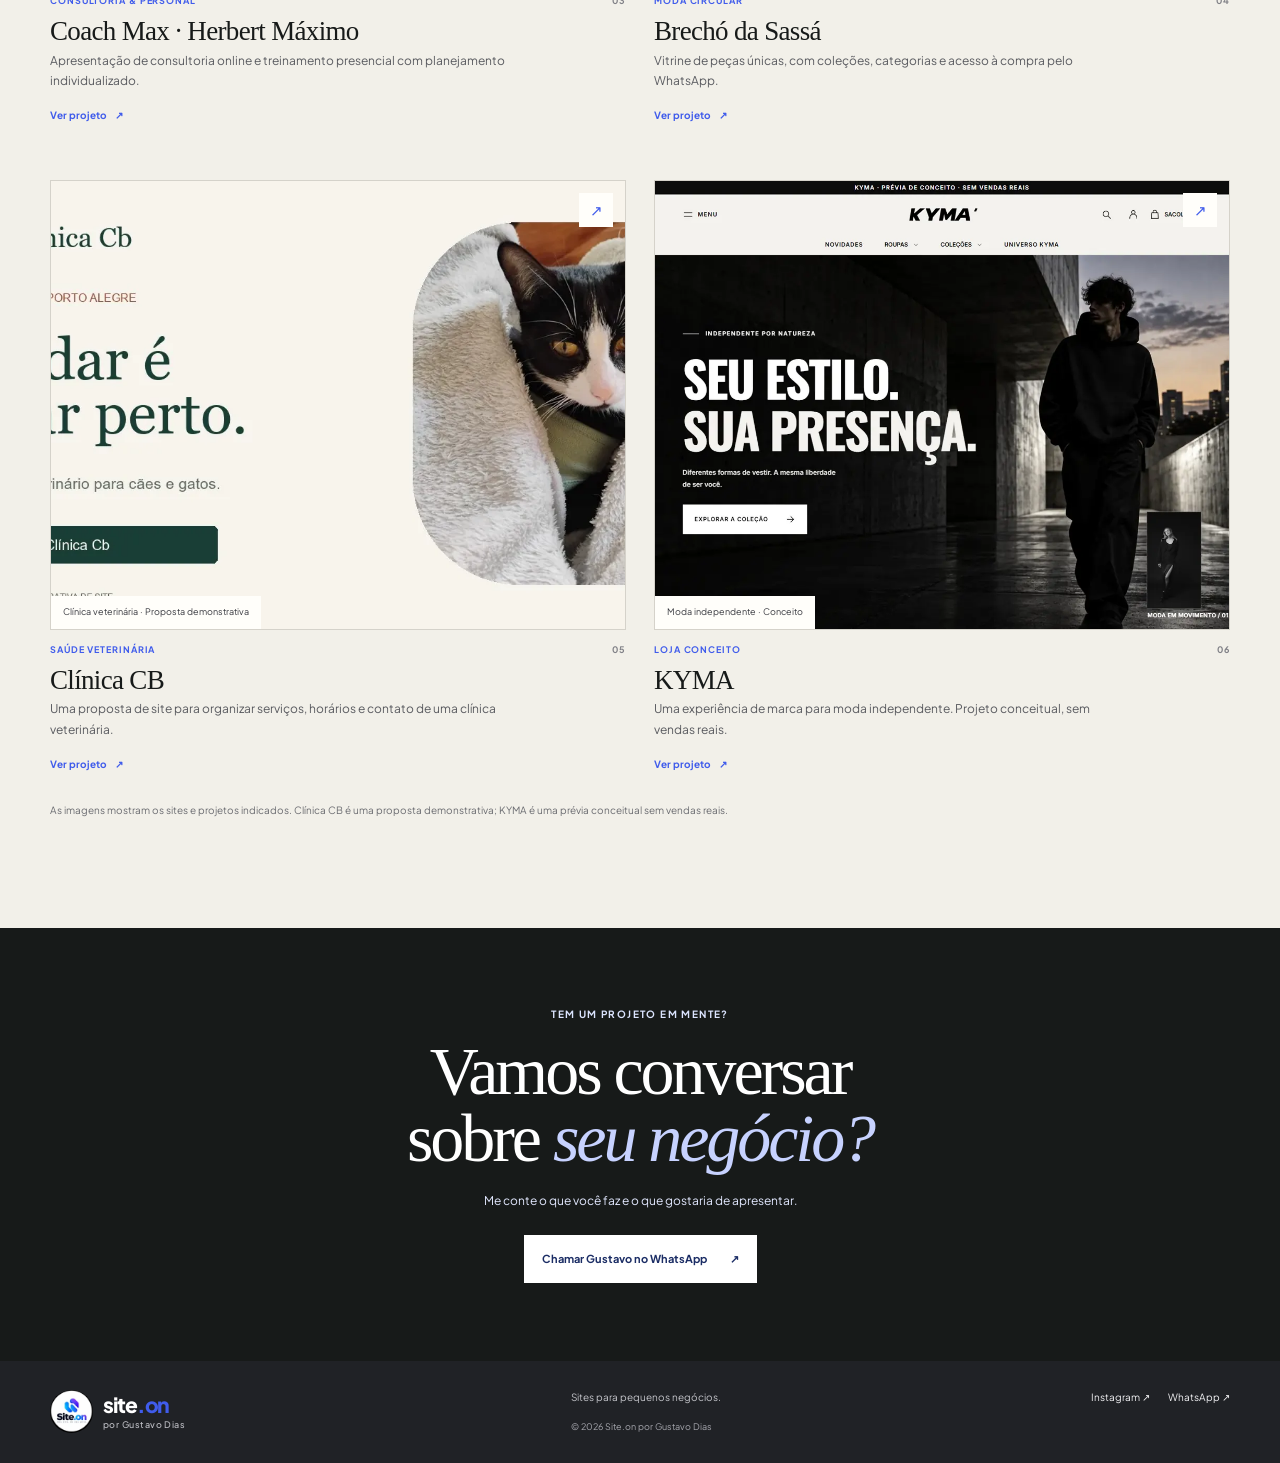
<file: projetos.html>
<!doctype html>
<html lang="pt-BR">
<head>
  <meta charset="utf-8">
  <meta name="viewport" content="width=device-width,initial-scale=1">
  <meta name="theme-color" content="#f2f0e9">
  <meta name="description" content="Projetos de sites para pequenos negócios desenvolvidos por Gustavo Dias, da Site.on.">
  <meta property="og:title" content="Projetos — Site.on por Gustavo Dias">
  <meta property="og:description" content="Sites publicados e projetos conceituais desenvolvidos por Gustavo Dias.">
  <meta property="og:image" content="https://gusdias-coder.github.io/site-on-portfolio/img/portfolio-barbearia.webp">
  <title>Projetos — Site.on por Gustavo Dias</title>
  <link rel="icon" href="img/logo.webp" type="image/webp">
  <link rel="stylesheet" href="css/style.css">
</head>
<body>
  <a class="skip" href="#conteudo">Pular para o conteúdo</a>
  <div class="reading-progress" aria-hidden="true"></div>
  <header class="header"><div class="container nav">
    <a class="brand" href="index.html" aria-label="Site.on por Gustavo Dias, início"><img src="img/logo.webp" alt="" width="44" height="44"><span>site<span class="accent">.on</span><small>por Gustavo Dias</small></span></a>
    <button class="menu-toggle" aria-expanded="false" aria-controls="navigation">Menu <span aria-hidden="true">☰</span></button>
    <nav id="navigation" aria-label="Navegação principal"><a href="projetos.html" aria-current="page">Projetos</a><a href="index.html#servicos">Serviços</a><a href="index.html#processo">Como trabalho</a><a href="index.html#sobre">Sobre</a><a href="index.html#duvidas">Dúvidas</a><a class="nav-cta" href="https://wa.me/5551995118200?text=Ol%C3%A1%2C%20Gustavo!%20Vi%20seus%20projetos%20e%20quero%20conversar%20sobre%20um%20site." target="_blank" rel="noopener">Vamos conversar <span aria-hidden="true">↗</span></a></nav>
  </div></header>
  <main id="conteudo">
    <section class="projects-page-head"><div class="container"><a class="detail-back" href="index.html">← Voltar ao início</a><p class="eyebrow">Site.on · projetos</p><h1>Sites feitos para<br><em>negócios diferentes.</em></h1><p>Uma seleção de projetos publicados e conceitos. Cada página mostra o trabalho e o que foi desenvolvido.</p></div></section>
    <section class="section projects" id="lista-projetos"><div class="container">
      <div class="project-grid"><article class="project-card"><a class="project-image" href="projetos/barbearia-rafael-toledo/"><img src="img/portfolio-barbearia.webp" loading="lazy" alt="Captura da página da Barbearia Rafael Toledo: Seu corte. Seu estilo. Do seu jeito."><span class="image-tag">Barbearia · Porto Alegre</span><span class="image-arrow" aria-hidden="true">↗</span></a><div class="project-meta"><span>Serviços &amp; agendamento</span><span>01</span></div><h3>Barbearia Rafael Toledo</h3><p>Serviços, informações sobre as duas unidades e um caminho direto para agendar pelo WhatsApp.</p><a class="text-link" href="projetos/barbearia-rafael-toledo/">Ver projeto <span aria-hidden="true">↗</span></a></article>
<article class="project-card"><a class="project-image" href="projetos/torra-nobre/"><img src="img/portfolio-torra-nobre.webp" loading="lazy" alt="Captura da página da TORRA NOBRE: O tempo transforma. A origem define."><span class="image-tag">Café de origem</span><span class="image-arrow" aria-hidden="true">↗</span></a><div class="project-meta"><span>Marca de café</span><span>02</span></div><h3>TORRA NOBRE</h3><p>Uma apresentação de cafés de origem, com narrativa sobre o tempo, o cuidado e o processo.</p><a class="text-link" href="projetos/torra-nobre/">Ver projeto <span aria-hidden="true">↗</span></a></article>
<article class="project-card"><a class="project-image" href="projetos/coach-max/"><img src="img/portfolio-coach-max.webp" loading="lazy" alt="Herbert Máximo correndo, imagem usada no site do Coach Max."><span class="image-tag">Treinamento personalizado</span><span class="image-arrow" aria-hidden="true">↗</span></a><div class="project-meta"><span>Consultoria &amp; personal</span><span>03</span></div><h3>Coach Max · Herbert Máximo</h3><p>Apresentação de consultoria online e treinamento presencial com planejamento individualizado.</p><a class="text-link" href="projetos/coach-max/">Ver projeto <span aria-hidden="true">↗</span></a></article>
<article class="project-card"><a class="project-image" href="projetos/brecho-da-sassa/"><img src="img/portfolio-brecho.webp" loading="lazy" alt="Captura do site Brechó da Sassá: Vista uma história que ninguém mais tem."><span class="image-tag">Brechó boutique</span><span class="image-arrow" aria-hidden="true">↗</span></a><div class="project-meta"><span>Moda circular</span><span>04</span></div><h3>Brechó da Sassá</h3><p>Vitrine de peças únicas, com coleções, categorias e acesso à compra pelo WhatsApp.</p><a class="text-link" href="projetos/brecho-da-sassa/">Ver projeto <span aria-hidden="true">↗</span></a></article>
<article class="project-card"><a class="project-image" href="projetos/clinica-cb/"><img src="img/portfolio-clinica-cb.webp" loading="lazy" alt="Imagem de apresentação do site demonstrativo da Clínica CB, com gato e chamada Cuidar é estar perto."><span class="image-tag">Clínica veterinária · Proposta demonstrativa</span><span class="image-arrow" aria-hidden="true">↗</span></a><div class="project-meta"><span>Saúde veterinária</span><span>05</span></div><h3>Clínica CB</h3><p>Uma proposta de site para organizar serviços, horários e contato de uma clínica veterinária.</p><a class="text-link" href="projetos/clinica-cb/">Ver projeto <span aria-hidden="true">↗</span></a></article>
<article class="project-card"><a class="project-image" href="projetos/kyma/"><img src="img/portfolio-kyma.webp" loading="lazy" alt="Captura da loja-conceito KYMA: Seu estilo. Sua presença."><span class="image-tag">Moda independente · Conceito</span><span class="image-arrow" aria-hidden="true">↗</span></a><div class="project-meta"><span>Loja conceito</span><span>06</span></div><h3>KYMA</h3><p>Uma experiência de marca para moda independente. Projeto conceitual, sem vendas reais.</p><a class="text-link" href="projetos/kyma/">Ver projeto <span aria-hidden="true">↗</span></a></article></div><p class="caption">As imagens mostram os sites e projetos indicados. Clínica CB é uma proposta demonstrativa; KYMA é uma prévia conceitual sem vendas reais.</p></div></section>
    <section class="contact" id="contato"><div class="container contact-inner"><p class="eyebrow">Tem um projeto em mente?</p><h2>Vamos conversar<br>sobre <em>seu negócio?</em></h2><p>Me conte o que você faz e o que gostaria de apresentar.</p><a class="button button-light" href="https://wa.me/5551995118200?text=Ol%C3%A1%2C%20Gustavo!%20Vi%20seus%20projetos%20e%20quero%20conversar%20sobre%20um%20site." target="_blank" rel="noopener">Chamar Gustavo no WhatsApp <span aria-hidden="true">↗</span></a></div></section>
  </main>
  <footer class="footer"><div class="container footer-row"><a class="brand" href="index.html"><img src="img/logo.webp" alt="" width="38" height="38"><span>site<span class="accent">.on</span><small>por Gustavo Dias</small></span></a><p>Sites para pequenos negócios.</p><div><a href="https://instagram.com/diass.gustavo_" target="_blank" rel="noopener">Instagram ↗</a><a href="https://wa.me/5551995118200" target="_blank" rel="noopener">WhatsApp ↗</a></div><small>© <span id="year"></span> Site.on por Gustavo Dias</small></div></footer>
  <script src="js/main.js" defer></script>
</body>
</html>
</file>
<file: css/style.css>
@font-face{font-family:Jakarta;src:url('../fonts/plus-jakarta-sans-latin.woff2') format('woff2');font-display:swap}
:root{--paper:#f2f0e9;--white:#fffefa;--ink:#171a19;--muted:#65666c;--line:#d8d6d0;--blue:#405ceb;--violet:#7247d9;--olive:#b8b9ac;--terracotta:#c56b46;--pale:#e8e7df;--serif:Georgia,'Times New Roman',serif;--sans:Jakarta,Arial,sans-serif}
*{box-sizing:border-box}html{scroll-behavior:smooth;scroll-padding-top:86px}body{margin:0;background:var(--paper);color:var(--ink);font:15px/1.65 var(--sans);-webkit-font-smoothing:antialiased;overflow-x:clip}a{color:inherit}img{display:block;max-width:100%}button{font:inherit}.container{width:min(1180px,calc(100% - 64px));margin-inline:auto}.skip{position:absolute;top:-60px;left:12px;z-index:30;padding:12px;background:#fff;color:#111}.skip:focus{top:12px}
.header{position:sticky;top:0;z-index:20;background:rgba(245,242,235,.96);border-bottom:1px solid var(--line)}.nav{min-height:82px;display:flex;align-items:center;justify-content:space-between;gap:30px}.brand{display:flex;align-items:center;gap:10px;text-decoration:none;font-weight:800;font-size:21px;line-height:1;letter-spacing:-1.1px}.brand img{width:43px;height:43px;object-fit:contain;border-radius:50%}.brand small{display:block;margin-top:5px;font-size:9px;letter-spacing:.05em;color:var(--muted);font-weight:500}.accent{color:var(--blue)}.nav nav{display:flex;align-items:center;gap:29px}.nav nav a{font-size:12px;text-decoration:none;color:#383940}.nav nav a:hover,.nav nav a[aria-current="page"],.footer a:hover,.text-link:hover{color:var(--blue)}.nav nav .nav-cta{padding:10px 0 8px;border-bottom:1px solid var(--blue);color:var(--blue);font-weight:700}.menu-toggle{display:none;background:transparent;border:0;color:var(--ink)}
.hero{padding:54px 0 0}.hero-grid{display:grid;grid-template-columns:.88fr 1.12fr;gap:58px;align-items:center}.hero-copy{padding:27px 0 54px}.eyebrow{margin:0 0 15px;color:var(--blue);font-size:10px;font-weight:700;letter-spacing:.14em;text-transform:uppercase}.hero h1,.section h2,.contact h2{margin:0;font:400 clamp(46px,6.6vw,82px)/.99 var(--serif);letter-spacing:-.045em}.hero h1 em,.contact h2 em{font-weight:400;color:var(--blue)}.intro{max-width:435px;margin:24px 0 24px;color:#4d4e53;font-size:15px;line-height:1.85}.actions{display:flex;align-items:center;gap:24px}.button{min-height:48px;display:inline-flex;align-items:center;justify-content:center;gap:23px;padding:0 17px;border:1px solid var(--ink);text-decoration:none;font-size:11px;font-weight:700;transition:background .18s,color .18s}.button:hover{background:var(--ink);color:white}.button-light{background:var(--blue);border-color:var(--blue);color:white}.button-light:hover{background:#244dbb;border-color:#244dbb}.button-quiet{border-color:transparent;color:#393a40;padding-left:0}.micro{max-width:370px;margin-top:22px;color:#77777a;font-size:10px}.hero-art{position:relative;min-width:0;margin:0;padding:7px;border:1px solid #c8c6c0;background:var(--white)}.hero-art img{width:100%;height:auto;aspect-ratio:1.16;object-fit:cover;object-position:top center;background:#e5e2da}.hero-art figcaption{position:absolute;right:7px;bottom:7px;padding:9px 12px;background:var(--white);font-size:9px;color:#4d4e53}.hero-foot{margin-top:39px;padding:14px 0;border-top:1px solid var(--ink);display:flex;justify-content:space-between;gap:20px;color:#55565b;font-size:10px}.hero-foot a{color:var(--blue);text-decoration:none;font-weight:700}
.intro-strip{padding:48px 0;background:var(--pale);border-block:1px solid #d2d5e6}.strip-grid{display:grid;grid-template-columns:.75fr 1.25fr;align-items:center;gap:72px}.strip-grid p:first-child{margin:0;font:400 29px/1.16 var(--serif)}.strip-grid p:first-child strong{color:var(--blue);font-weight:400}.strip-grid p:last-child{max-width:550px;margin:0;color:#50515a;font-size:13px}
.section{padding:100px 0}.section-head{display:flex;justify-content:space-between;align-items:end;gap:50px;margin-bottom:38px}.section-head .eyebrow{margin-bottom:11px}.section h2{font-size:clamp(38px,4.7vw,58px);line-height:1.03}.section-head>p{max-width:360px;margin:0 0 5px;color:var(--muted);font-size:12px}.project-grid{display:grid;grid-template-columns:repeat(2,minmax(0,1fr));gap:54px 28px}.project-card{min-width:0}.project-image{aspect-ratio:1.28;position:relative;overflow:hidden;display:block;background:#e6e3dc;border:1px solid #d5d2ca}.project-image img{width:100%;height:100%;object-fit:cover;object-position:top center;transition:transform .25s}.project-image:hover img{transform:scale(1.015)}.image-tag{position:absolute;bottom:0;left:0;max-width:85%;padding:9px 12px;background:var(--white);color:#393a40;font-size:9px}.image-arrow{position:absolute;right:12px;top:12px;width:34px;height:34px;display:grid;place-items:center;background:var(--white);color:var(--blue)}.project-meta{display:flex;justify-content:space-between;margin-top:13px;color:var(--blue);font-size:9px;font-weight:700;letter-spacing:.1em;text-transform:uppercase}.project-meta span:last-child{color:#818187}.project-card h3{margin:6px 0 3px;font:400 27px/1.2 var(--serif);letter-spacing:-.025em}.project-card p{max-width:465px;min-height:0;margin:0 0 10px;color:#5a5b60;font-size:12px;line-height:1.7}.text-link{color:var(--blue);font-size:10px;font-weight:700;text-decoration:none}.text-link span{padding-left:6px}.caption{margin-top:27px;color:#6b6c71;font-size:10px}
.promise{background:#202226;color:var(--white)}.promise-grid{display:grid;grid-template-columns:.85fr 1.15fr;gap:100px}.promise .eyebrow,.benefits article>span,.steps li>span{color:#aab9f3}.promise h2{color:#fff}.body-copy{max-width:390px;margin-top:22px;color:#c3c4ca;font-size:13px}.benefits article{display:grid;grid-template-columns:42px 1fr;gap:14px;padding:16px 0 18px;border-bottom:1px solid #ffffff2a}.benefits article:first-child{padding-top:0}.benefits article>span,.steps li>span{font-size:10px;letter-spacing:.1em}.benefits h3,.steps h3{margin:0 0 5px;font-size:14px;font-weight:600}.benefits p,.steps p{margin:0;color:#c0c1c6;font-size:11px;line-height:1.75}
.service-board{padding:30px 34px 25px;border:1px solid var(--ink);background:var(--olive);color:var(--ink)}.board-top{display:flex;justify-content:space-between;padding-bottom:11px;border-bottom:1px solid #171a1940;color:#41433d;font-size:9px;font-weight:700;letter-spacing:.12em}.board-title{max-width:330px;margin:30px 0 20px;font:400 clamp(30px,3.4vw,43px)/1.08 var(--serif);letter-spacing:-.035em}.service-board ol{margin:0;padding:0;list-style:none}.service-board li{display:grid;grid-template-columns:42px 1fr;gap:10px;padding:12px 0;border-top:1px solid #171a1938}.service-board li>span{color:var(--terracotta);font-size:10px;font-weight:700}.service-board li strong,.service-board li small{display:block}.service-board li strong{font-size:12px;line-height:1.35}.service-board li small{margin-top:4px;color:#464841;font-size:10px;line-height:1.5}.board-foot{display:flex;align-items:center;gap:9px;margin-top:20px;padding-top:13px;border-top:1px solid #171a1940;font-size:11px;font-weight:700}.hero-art.service-board .board-foot img{width:34px;height:34px;min-width:34px;max-width:34px;aspect-ratio:1;flex:0 0 34px;object-fit:contain;background:transparent;border-radius:50%}.board-foot small{display:block;font-size:9px;font-weight:400}.projects-page-head{padding:48px 0 20px}.projects-page-head h1{margin:0;font:400 clamp(42px,6vw,70px)/1 var(--serif);letter-spacing:-.04em}.projects-page-head h1 em{color:var(--blue);font-weight:400}.projects-page-head>div>p:last-child{max-width:530px;color:var(--muted);font-size:13px}.projects-page-head .detail-back{margin-bottom:25px}.projects-page-head+.projects{padding-top:45px}.footer-projects{justify-self:start;color:#fff;font-size:10px;text-decoration:none}.service-list{border-top:1px solid var(--ink)}.service-list article{display:grid;grid-template-columns:45px 1fr 26px;gap:18px;align-items:start;padding:21px 5px;border-bottom:1px solid var(--line)}.service-list article>span:first-child{color:var(--blue);font-size:10px}.service-list h3{margin:0 0 4px;font:400 21px/1.2 var(--serif)}.service-list p{max-width:600px;margin:0;color:var(--muted);font-size:12px}.service-symbol{color:var(--blue)}.service-note{margin-top:22px;color:var(--muted);font-size:11px}.service-note a{color:var(--blue)}
.process{background:#e9e7e1}.steps{display:grid;grid-template-columns:repeat(5,minmax(0,1fr));gap:20px;margin:0;padding:0;list-style:none}.steps li{padding:16px 10px 8px 0;border-top:1px solid var(--blue)}.steps li>span{color:var(--blue)}.steps h3{min-height:38px;margin-top:18px;color:var(--ink);font-size:13px}.steps p{color:#5c5d62;font-size:10px}.process-foot{margin-top:26px;color:#68696f;font-size:10px}
.about-panel{display:grid;grid-template-columns:.38fr 1fr;gap:62px;align-items:start;padding:55px 0;border-block:1px solid var(--line)}.about-mark{font:400 125px/.9 var(--serif);letter-spacing:-.09em;color:var(--blue)}.about-panel .eyebrow{margin-top:6px}.about-panel h2{font-size:48px}.about-panel p:not(.eyebrow){max-width:650px;color:#55565b;font-size:12px;line-height:1.9}.about-panel .text-link{display:inline-block;margin-top:7px}
.faq{background:#eeece6}.faq-grid{display:grid;grid-template-columns:.7fr 1.3fr;gap:90px}.questions details{padding:16px 0;border-bottom:1px solid #ceccc6}.questions details:first-child{border-top:1px solid #ceccc6}.questions summary{display:flex;justify-content:space-between;gap:24px;cursor:pointer;list-style:none;font-size:12px;font-weight:600}.questions summary::-webkit-details-marker{display:none}.questions summary span{color:var(--blue);font-size:17px}.questions details[open] summary span{transform:rotate(45deg)}.questions details p{max-width:620px;margin:12px 25px 2px 0;color:#5d5e63;font-size:11px;line-height:1.8}
.contact{padding:78px 0;background:var(--ink);color:white}.contact-inner{text-align:center}.contact .eyebrow{color:#dce5ff}.contact h2{font-size:clamp(44px,6vw,68px)}.contact h2 em{color:#c7d2ff}.contact-inner>p:not(.eyebrow){max-width:410px;margin:19px auto 24px;color:#e2e8ff;font-size:12px}.contact .button{border-color:white;background:white;color:#1b2d65}.contact .button:hover{background:#e4eaff}.contact-inner>small{display:block;margin-top:18px;color:#dce5ff;font-size:9px}
.footer{padding:28px 0;background:#202226;color:white}.footer-row{display:grid;grid-template-columns:1fr 1fr auto;align-items:center;gap:14px}.footer .brand{grid-row:span 2}.footer .brand small{color:#bbbcc2}.footer-row>p{margin:0;color:#c4c5ca;font-size:10px}.footer-row>div{display:flex;justify-content:end;gap:18px}.footer-row>div a{color:#f2f2f4;font-size:10px;text-decoration:none}.footer-row>small{grid-column:2/4;color:#a5a6ad;font-size:9px}
.detail-hero{padding:60px 0 38px}.detail-hero h1{font:400 clamp(42px,6vw,68px)/1 var(--serif);letter-spacing:-.045em}.detail-hero>div>p:not(.eyebrow){max-width:600px;color:var(--muted)}.detail-back{display:inline-block;margin-bottom:27px;color:var(--blue);font-size:11px;text-decoration:none}.detail-note{max-width:720px;margin-top:20px;padding:13px 16px;border-left:2px solid var(--blue);background:#e9eaf4;color:#56575e;font-size:11px}.detail-image{width:100%;height:auto;max-height:900px;object-fit:contain;object-position:top;background:#e5e2dc;border:1px solid var(--line)}.detail-image.detail-portrait{width:min(480px,100%);margin:auto}.detail-info{display:grid;grid-template-columns:.7fr 1.3fr;gap:55px;padding:54px 0}.detail-info h2{font:400 30px/1.15 var(--serif)}.detail-info h3{margin:20px 0 3px;font-size:13px}.detail-info p{margin:0;color:var(--muted);font-size:12px}.detail-info .eyebrow{color:var(--blue)}.detail-back+.eyebrow{margin:0 0 13px}
@media(max-width:820px){.container{width:calc(100% - 40px)}.nav{min-height:72px}.menu-toggle{display:block}.nav nav{display:none;position:absolute;top:71px;left:0;right:0;padding:19px 24px 24px;background:var(--paper);border-bottom:1px solid var(--line);flex-direction:column;align-items:stretch;gap:16px}.nav nav.is-open{display:flex}.nav nav .nav-cta{align-self:flex-start}.hero{padding-top:26px}.hero-grid{grid-template-columns:1fr;gap:4px}.hero-copy{padding:20px 0 16px}.hero h1{max-width:600px;font-size:clamp(48px,10vw,74px)}.hero-art img{aspect-ratio:1.16}.hero-foot{margin-top:22px}.section{padding:76px 0}.project-image{aspect-ratio:1.25}.promise-grid,.faq-grid{grid-template-columns:1fr;gap:36px}.steps{grid-template-columns:repeat(3,1fr);row-gap:24px}.about-panel{grid-template-columns:130px 1fr;gap:34px}.about-mark{font-size:100px}.footer-row{grid-template-columns:1fr 1fr}.footer-row>small{grid-column:1/3}.detail-info{grid-template-columns:1fr;gap:5px}}
@media(max-width:560px){.container{width:calc(100% - 32px)}.brand{font-size:19px}.hero h1{font-size:48px}.intro{font-size:13px}.actions{gap:10px;align-items:flex-start;flex-wrap:wrap}.button{min-height:45px}.hero-art img{aspect-ratio:1.1}.hero-foot{font-size:9px}.hero-foot span{max-width:58%}.strip-grid{grid-template-columns:1fr;gap:13px}.strip-grid p:first-child{font-size:25px}.section{padding:66px 0}.section-head{display:block;margin-bottom:27px}.section-head>p{margin-top:15px}.project-grid{grid-template-columns:1fr;gap:35px}.project-image{aspect-ratio:1.12}.project-card h3{font-size:25px}.project-card p{font-size:12px}.steps{grid-template-columns:1fr 1fr;gap:16px}.steps h3{min-height:0;margin-top:13px;font-size:12px}.about-panel{grid-template-columns:1fr;gap:13px;padding:37px 0}.about-mark{font-size:75px}.about-panel h2{font-size:38px}.faq-grid{gap:25px}.contact{padding:60px 0}.contact h2{font-size:48px}.footer-row{grid-template-columns:1fr}.footer .brand{grid-row:auto}.footer-row>small{grid-column:auto}.footer-row>div{justify-content:start}.detail-hero{padding-top:36px}.detail-info{padding:38px 0}}
@media(prefers-reduced-motion:reduce){*,*::before,*::after{scroll-behavior:auto!important;transition:none!important}}
.reading-progress{position:fixed;z-index:30;top:0;left:0;width:0;height:2px;background:var(--blue);pointer-events:none}.steps li{transition:background .25s ease,border-color .25s ease,padding .25s ease}.steps li.is-active{border-top-width:2px;padding-top:15px}.nav nav a[aria-current="location"]{color:var(--blue)}.service-board li{transition:color .2s ease}.service-board li:hover strong{color:var(--terracotta)}
@media(max-width:560px){.service-board{padding:23px 22px 20px}.board-title{margin:23px 0 15px;font-size:32px}.projects-page-head h1{font-size:46px}}
@media(prefers-reduced-motion:reduce){.steps li,.service-board li{transition:none!important}}
</file>
